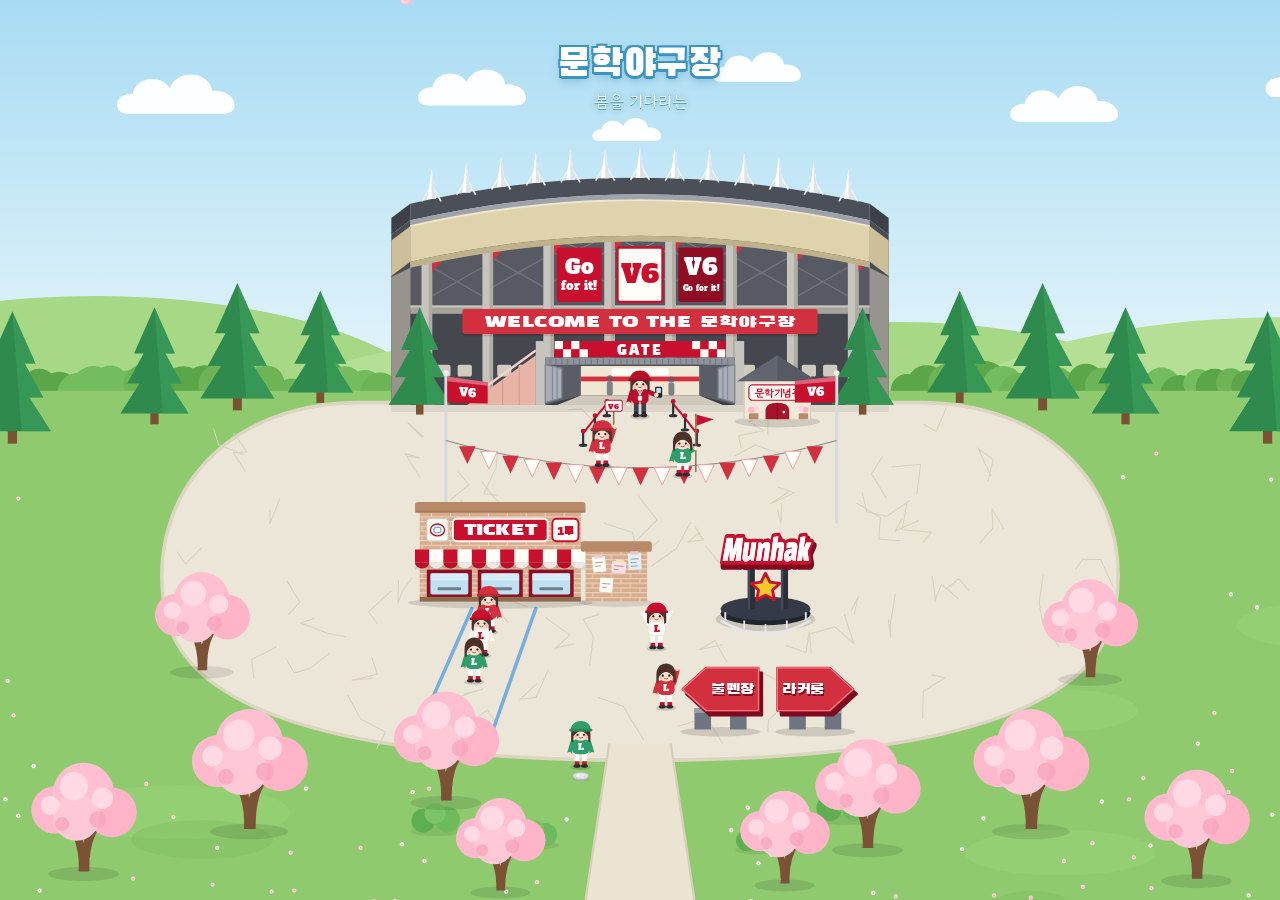
<file: index.html>
<!doctype html>
<!-- 출처: SSG 팬 레디코더의 문학야구장 (가져다 써도 되지만 돈 받고 쓰면 안 돼요. 'SSG 팬 레디코더의 문학야구장 참조'를 남겨 주세요) -->
<html lang="ko">
<head>
<meta charset="utf-8">
<meta name="color-scheme" content="only light">
<meta name="supported-color-schemes" content="light">
<meta name="darkreader-lock">
<meta name="viewport" content="width=device-width, initial-scale=1, viewport-fit=cover">
<meta name="description" content="야구 없는 계절, 3D 문학에서 봄을 기다려요 🌸⚾">
<title>문학야구장 - 봄을 기다리는</title>
<!-- 링크 미리보기 카드 (카톡·SNS 공유용) — 사이트 첫 화면이라 제목·설명·이미지를 꼭 챙겨요 -->
<meta property="og:type" content="website">
<meta property="og:locale" content="ko_KR">
<meta property="og:site_name" content="문학야구장">
<meta property="og:title" content="문학야구장 - 봄을 기다리는">
<meta property="og:description" content="야구 없는 계절, 3D 문학에서 봄을 기다려요 🌸⚾">
<meta property="og:url" content="https://my-redi-coder.github.io/munhak/">
<meta property="og:image" content="https://my-redi-coder.github.io/munhak/og-image-v2.jpg">
<meta property="og:image:width" content="1200">
<meta property="og:image:height" content="630">
<meta property="og:image:alt" content="벚꽃 핀 봄날의 문학야구장 입구, 'WELCOME TO THE 문학야구장' 현수막과 게이트">
<meta name="twitter:card" content="summary_large_image">
<link rel="stylesheet" href="fonts/fonts.css">
<link rel="stylesheet" href="styles/lobby.css">
</head>
<body>
<!-- 로비(첫 화면). 그림과 동작은 js/lobby/*.js, 모양은 styles/lobby.css. 설정은 js/lobby/config.js, 설명은 docs/LOBBY.md -->
<header class="top">
  <h1>문학야구장</h1>
  <p>봄을 기다리는</p>
</header>

<svg id="stage" viewBox="0 0 400 760" preserveAspectRatio="xMidYMid meet" role="group" aria-label="문학야구장 앞마당 지도">
  <defs>
    <linearGradient id="gSky" gradientUnits="userSpaceOnUse" x1="0" y1="-260" x2="0" y2="330">
      <stop offset="0" stop-color="#78c6ec"/>
      <stop offset=".65" stop-color="#bfe5f6"/>
      <stop offset="1" stop-color="#e6f5fb"/>
    </linearGradient>
    <pattern id="pBrick" width="16" height="8" patternUnits="userSpaceOnUse">
      <rect width="16" height="8" fill="#d6ac8c"/>
      <path d="M0 .5H16M0 4.5H16M8 .5V4.5M0 4.5V8M16 4.5V8" stroke="#ecd0bd" stroke-width=".9" fill="none"/>
    </pattern>
    <filter id="fSel" x="-15%" y="-15%" width="130%" height="130%" color-interpolation-filters="sRGB">
      <feMorphology in="SourceAlpha" operator="dilate" radius="2.4" result="d"/>
      <feFlood flood-color="#ffffff" result="w"/>
      <feComposite in="w" in2="d" operator="in" result="o"/>
      <feMerge><feMergeNode in="o"/><feMergeNode in="SourceGraphic"/></feMerge>
    </filter>
  </defs>
  <g id="world"></g>
</svg>

<div id="toast" class="toast" role="status" aria-live="polite"></div>
<div id="live" class="sr" aria-live="polite"></div>
<div id="go" class="go" hidden role="status" aria-live="polite"><p id="goMsg"></p><span class="dot" aria-hidden="true"></span></div>

<script src="js/lobby/config.js"></script>
<script src="js/lobby/kit.js"></script>
<script src="js/lobby/scenery.js"></script>
<script src="js/lobby/stadium.js"></script>
<script src="js/lobby/props.js"></script>
<script src="js/lobby/people.js"></script>
<script src="js/lobby/scene.js"></script>
<script src="js/lobby/interact.js"></script>
</body>
</html>
</file>
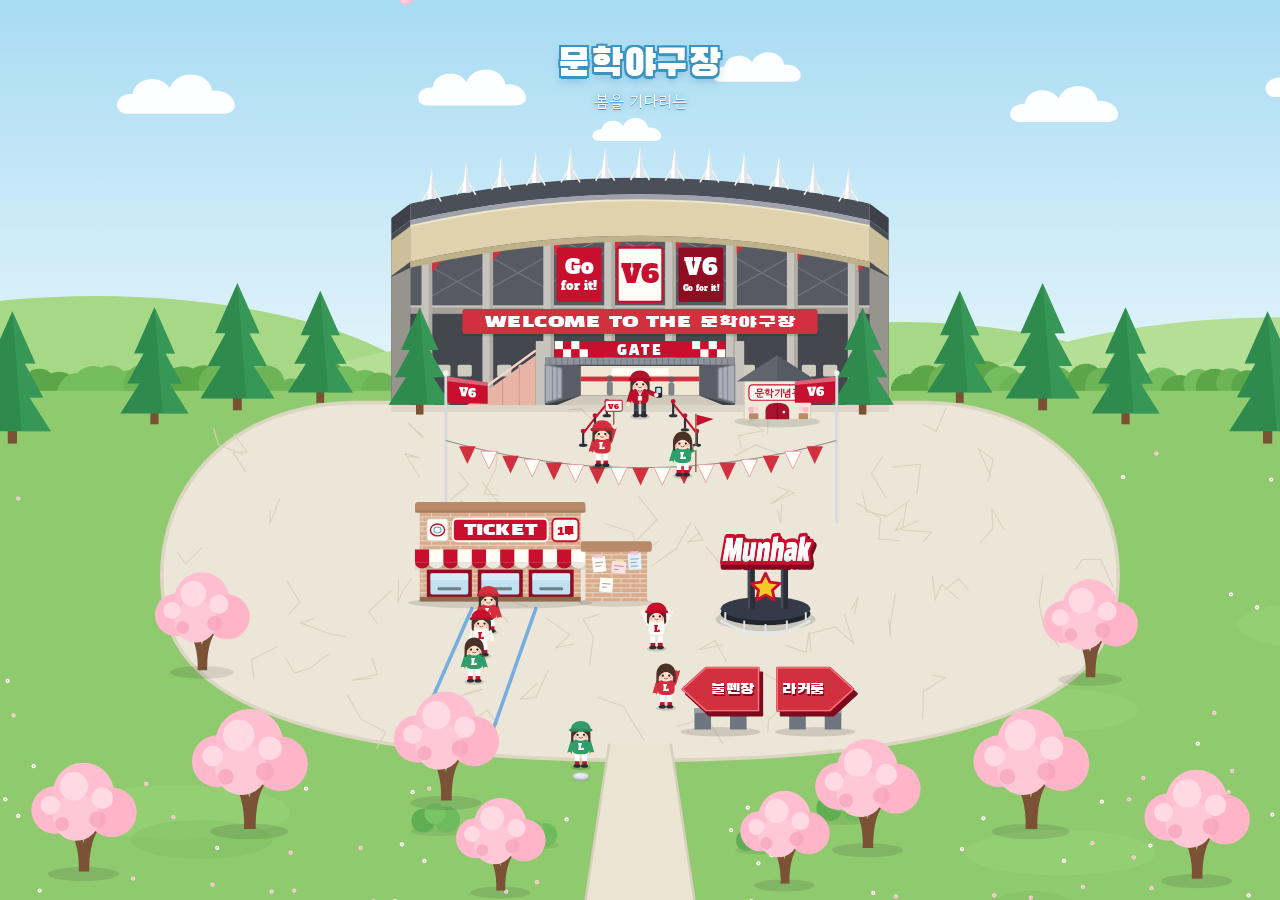
<file: lobby.html>
<!doctype html>
<!-- 출처: SSG 팬 레디코더의 문학야구장 (가져다 써도 되지만 돈 받고 쓰면 안 돼요. 'SSG 팬 레디코더의 문학야구장 참조'를 남겨 주세요) -->
<html lang="ko">
<head>
<meta charset="utf-8">
<meta name="viewport" content="width=device-width, initial-scale=1">
<meta name="color-scheme" content="only light">
<title>문학야구장 - 봄을 기다리는</title>
<!-- 옛 주소(lobby.html)로 들어온 사람을 첫 화면(index.html)으로 보내 줘요. 로비가 첫 화면이 되기 전에 공유된 링크가 있을 수 있어서 남겨 둬요 -->
<meta http-equiv="refresh" content="0;url=index.html">
<link rel="canonical" href="https://my-redi-coder.github.io/munhak/">
</head>
<body>
<p><a href="index.html">문학야구장으로 가기</a></p>
<script>location.replace('index.html')</script>
</body>
</html>
</file>
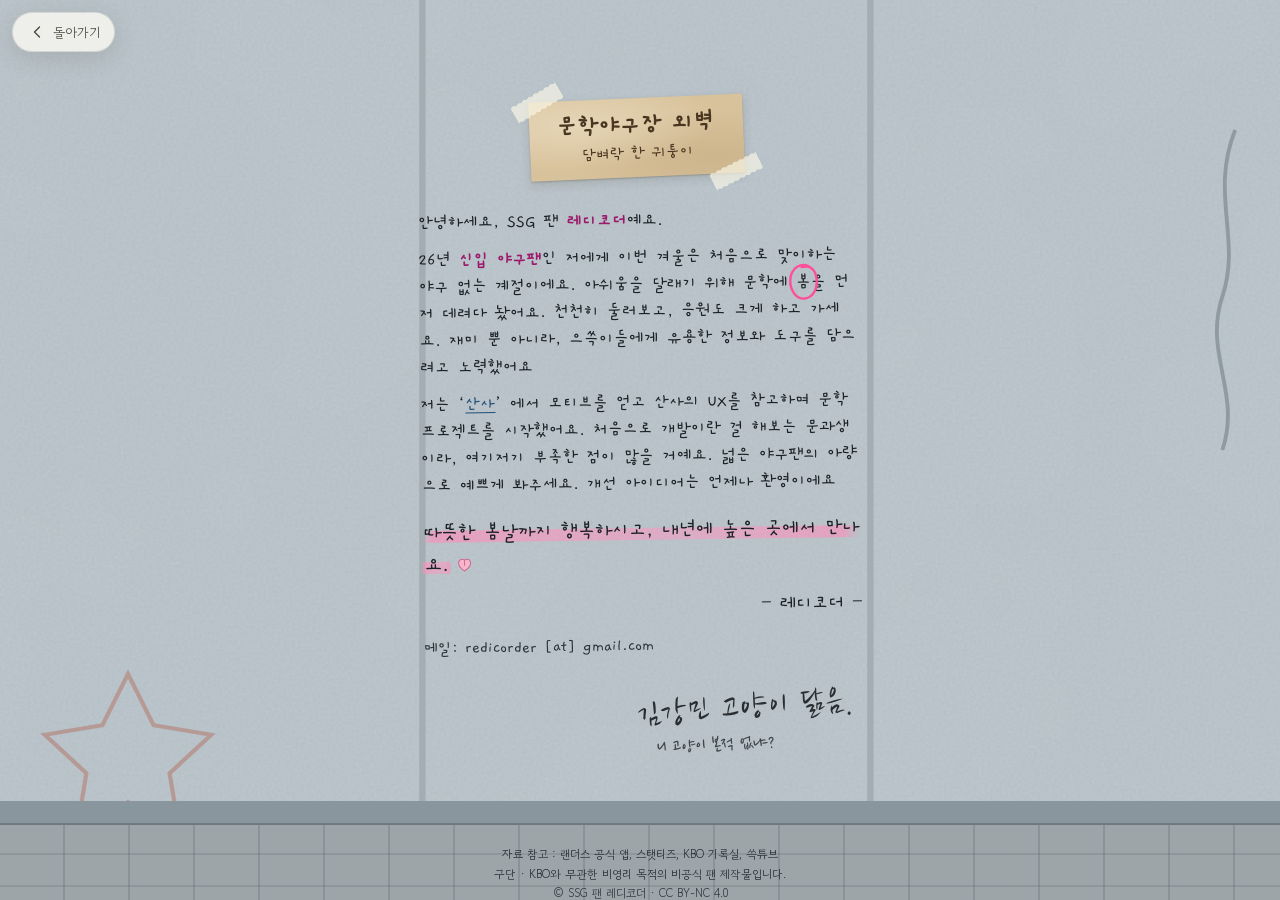
<file: wall.html>
<!doctype html>
<!-- 출처: SSG 팬 레디코더의 문학야구장 (가져다 써도 되지만 돈 받고 쓰면 안 돼요. 'SSG 팬 레디코더의 문학야구장 참조'를 남겨 주세요) -->
<html lang="ko">
<head>
<meta charset="utf-8">
<meta name="color-scheme" content="only light">
<meta name="supported-color-schemes" content="light">
<meta name="darkreader-lock">
<meta name="viewport" content="width=device-width, initial-scale=1, viewport-fit=cover">
<title>담벼락 — 문학야구장</title>
<link rel="stylesheet" href="fonts/fonts.css">
<link rel="stylesheet" href="styles/tokens.css">
<link rel="stylesheet" href="styles/wall.css">
<link rel="stylesheet" href="styles/wall-page.css">
</head>
<body class="wall">
<!-- 담벼락만 따로 여는 페이지(로비에서 3D 없이 바로 와요). 글은 stadium.html의 #wall과 같아요 — 글을 고칠 땐 두 곳 다(docs/LOBBY.md) -->
<section id="wall" role="main" aria-label="담벼락">
  <div class="wall-art" id="wallArt"></div>
  <div class="wall-top"><button class="pill" id="wallBack"><svg class="i" viewBox="0 0 24 24"><path d="M15 6l-6 6 6 6"/></svg>돌아가기</button></div>
  <div class="wall-scroll" id="wallScroll">
    <div class="wall-in">
      <div class="note">
        <p class="loc tag"><b>문학야구장 외벽</b><span>담벼락 한 귀퉁이</span></p>
        <p>안녕하세요, SSG 팬 <em class="me">레디코더</em>예요.</p>
        <p>26년 <em class="me">신입 야구팬</em>인 저에게 이번 겨울은 처음으로 맞이하는 야구 없는 계절이에요. 아쉬움을 달래기 위해 문학에 <span class="circ">봄<svg viewBox="0 0 60 40" preserveAspectRatio="none" aria-hidden="true"><path pathLength="1" d="M47 8C35 1 13 3 6 14C1 25 14 36 32 35C50 34 59 24 54 14C51 7 40 4 27 6"/></svg></span>을 먼저 데려다 놨어요. 천천히 둘러보고, 응원도 크게 하고 가세요. 재미 뿐 아니라, 으쓱이들에게 유용한 정보와 도구를 담으려고 노력했어요</p>
        <p>저는‘<a href="https://sansatemple.com/" target="_blank" rel="noopener">산사</a>’에서 모티브를 얻고 산사의 UX를 참고하며 문학 프로젝트를 시작했어요. 처음으로 개발이란 걸 해보는 문과생이라, 여기저기 부족한 점이 많을 거예요. 넓은 야구팬의 아량으로 예쁘게 봐주세요. 개선 아이디어는 언제나 환영이에요</p>
             <p class="last"><span class="hl">따뜻한 봄날까지 행복하시고, 내년에 높은 곳에서 만나요.</span><svg class="petal" viewBox="0 0 24 24" aria-hidden="true"><path d="M12 21c-5-3-8-7-7-11 1-3 4-4 7-2 3-2 6-1 7 2 1 4-2 8-7 11z" fill="#f7b6cc" stroke="#c96a8c" stroke-width="1.2"/><path d="M12 8v6" stroke="#c96a8c" stroke-width="1.2" stroke-linecap="round"/></svg></p>
        <div class="sign">– 레디코더 –</div>
        <div class="mail">메일: redicorder [at] gmail.com</div>
      </div>
      <div class="graffiti">
        <div class="big">김강민 고양이 닮음.</div>
        <div class="small">니 고양이 본적 없냐?</div>
      </div>
    </div>
    <!-- (B3) 벽 밑단 + 보도블록: 글 맨 끝에서 같이 스크롤돼요. 출처 글씨는 보도블록 위 -->
    <div class="wall-ground">
      <div class="credit">
        <div class="src">자료 참고 : 랜더스 공식 앱, 스탯티즈, KBO 기록실, 쓱튜브 </div>
        <div class="src">구단 · KBO와 무관한 비영리 목적의 비공식 팬 제작물입니다.</div>
        <div>© SSG 팬 레디코더 · CC BY-NC 4.0</div>
      </div>
    </div>
  </div>
</section>

<script src="js/ui/wall-art.js"></script>
<script src="js/lobby/wall-page.js"></script>
</body>
</html>
</file>
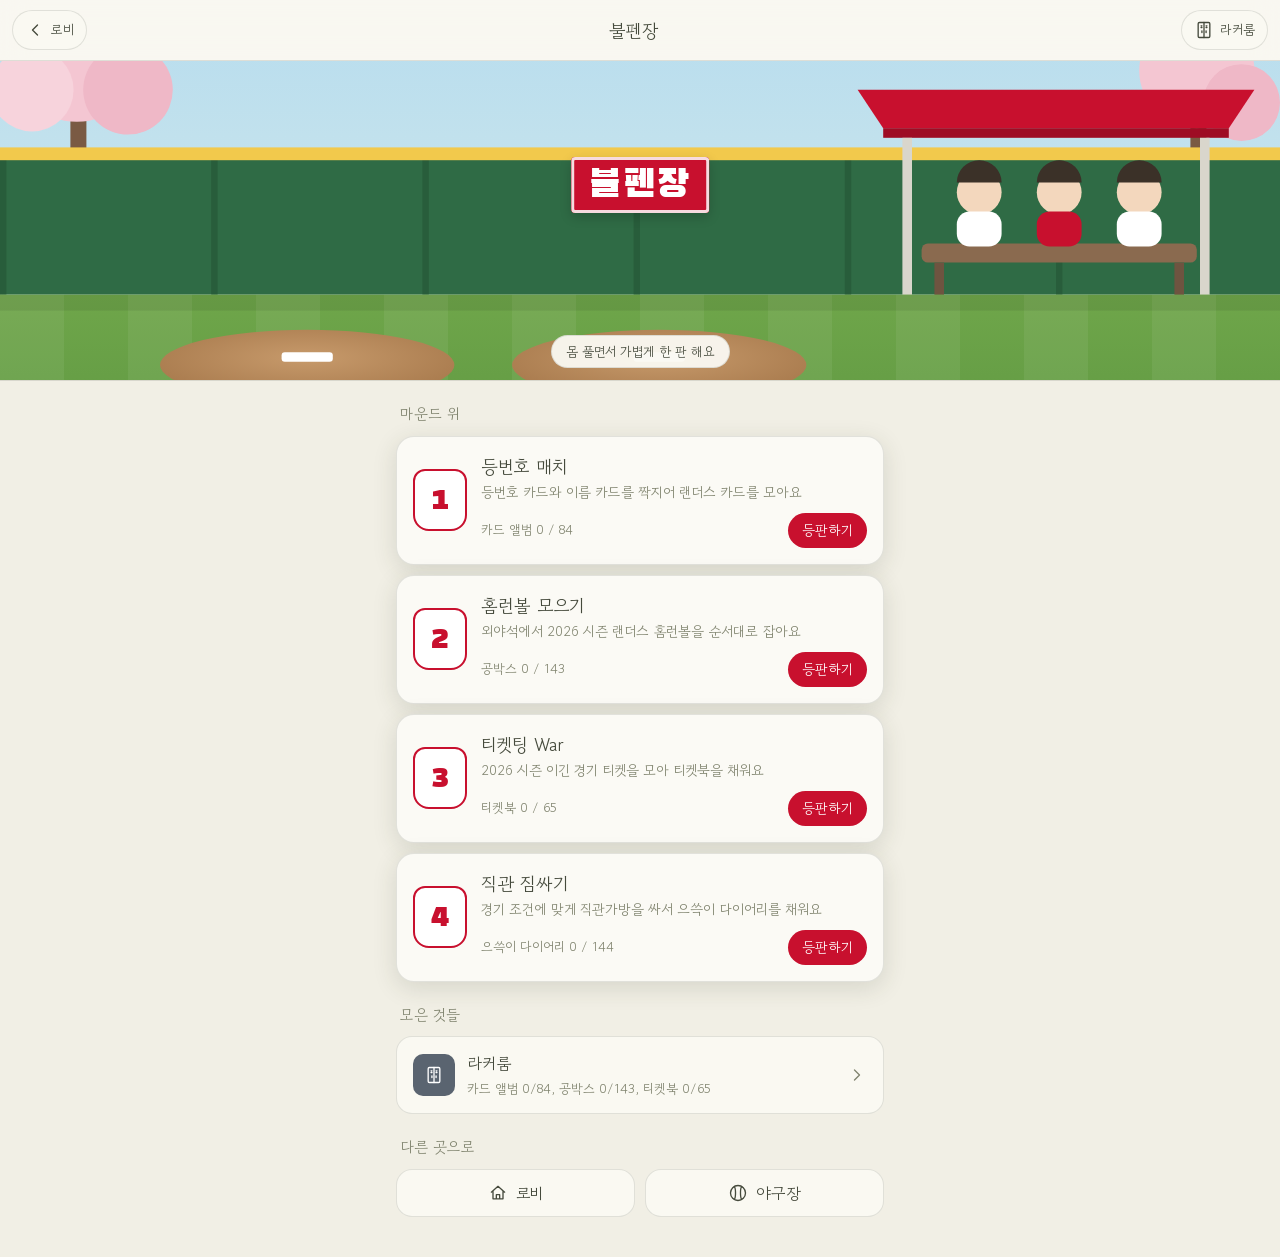
<file: minigames/bullpen.html>
<!doctype html>
<!-- 출처: SSG 팬 레디코더의 문학야구장 (가져다 써도 되지만 돈 받고 쓰면 안 돼요. 'SSG 팬 레디코더의 문학야구장 참조'를 남겨 주세요) -->
<html lang="ko">
<head>
<meta charset="utf-8">
<meta name="color-scheme" content="light dark">
<meta name="viewport" content="width=device-width, initial-scale=1, viewport-fit=cover">
<title>불펜장 — 문학</title>
<link rel="stylesheet" href="../fonts/fonts.css">
<link rel="stylesheet" href="shared/mg.css">
<link rel="stylesheet" href="shared/card.css">
<link rel="stylesheet" href="bullpen/bullpen.css">
</head>
<body>
<header class="mgbar">
  <button class="cap" id="exit"><svg class="i" viewBox="0 0 24 24"><path d="M15 6l-6 6 6 6"/></svg><span id="exitLbl">야구장</span></button>
  <h1>불펜장</h1>
  <a class="cap" href="locker.html"><svg class="i" viewBox="0 0 24 24" aria-hidden="true"><rect x="5" y="3" width="14" height="18" rx="1.5"/><path d="M12 3v18M8.5 7h1M14.5 7h1M8.5 9h1M14.5 9h1M9.5 13v2M14.5 13v2"/></svg>라커룸</a>
</header>
<div class="hero">
  <img src="bullpen/bullpen-bg.svg" alt="">
  <div class="sign">불펜장</div>
  <p class="hint"><span>몸 풀면서 가볍게 한 판 해요</span></p>
</div>
<main class="wrap">
  <h2 class="sec">마운드 위</h2>
  <div id="onMound"></div>
  <section id="waitSec">
    <h2 class="sec">등판 대기 중</h2>
    <div id="waitList"></div>
  </section>
  <h2 class="sec">모은 것들</h2>
  <a class="lockerlink" href="locker.html">
    <span class="ic"><svg class="i" viewBox="0 0 24 24"><rect x="5" y="3" width="14" height="18" rx="1.5"/><path d="M12 3v18M8.5 7h1M14.5 7h1M8.5 9h1M14.5 9h1M9.5 13v2M14.5 13v2"/></svg></span>
    <span><b>라커룸</b><small id="lockerMeta"></small></span>
    <svg class="i chev" viewBox="0 0 24 24"><path d="M9 6l6 6-6 6"/></svg>
  </a>
  <h2 class="sec">다른 곳으로</h2>
  <nav class="gonav" aria-label="다른 곳으로">
    <button type="button" id="goLobby"><svg class="i" viewBox="0 0 24 24" aria-hidden="true"><path d="M4 11l8-7 8 7M6 10v9h12v-9M10 19v-5h4v5"/></svg>로비</button>
    <button type="button" id="goStadium"><svg class="i" viewBox="0 0 24 24" aria-hidden="true"><circle cx="12" cy="12" r="9"/><path d="M7.6 4.3c1.9 2.3 1.9 13.1 0 15.4M16.4 4.3c-1.9 2.3-1.9 13.1 0 15.4"/></svg>야구장</button>
  </nav>
</main>
<script src="shared/store.js"></script>
<script src="shared/roster.js"></script>
<script src="shared/card.js"></script>
<script src="shared/homeruns.js"></script>
<script src="shared/tickets.js"></script>
<script src="bullpen/bullpen.js"></script>
</body>
</html>
</file>
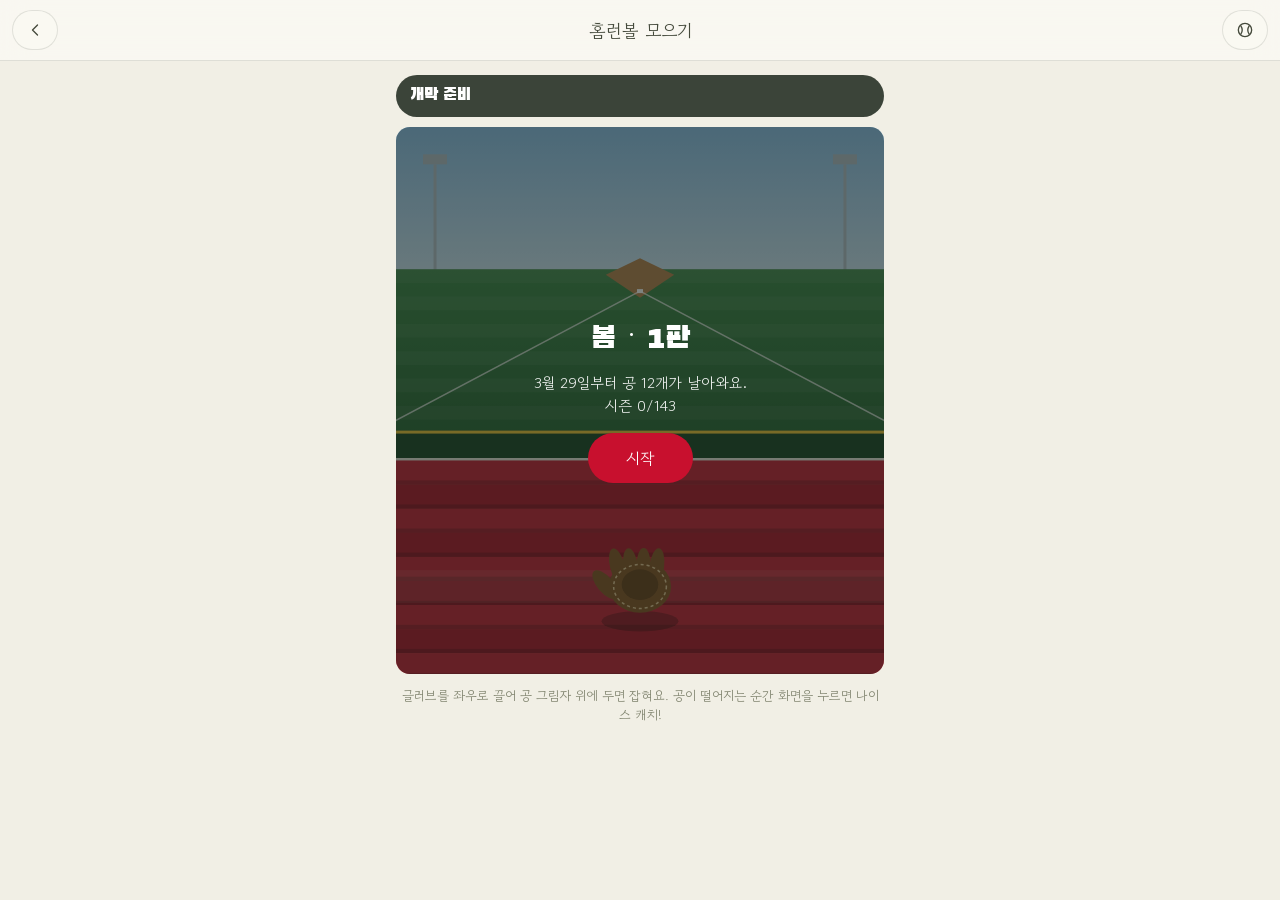
<file: minigames/homerun.html>
<!doctype html>
<html lang="ko">
<head>
<meta charset="utf-8">
<meta name="color-scheme" content="light dark">
<meta name="viewport" content="width=device-width, initial-scale=1, viewport-fit=cover">
<title>홈런볼 모으기 — 불펜장</title>
<!-- SSG 팬 레디코더의 문학야구장 — 출처를 남겨 주세요('SSG 팬 레디코더의 문학야구장 참조'). 판매·유료 사용은 안 돼요. -->
<link rel="stylesheet" href="../fonts/fonts.css">
<link rel="stylesheet" href="shared/mg.css">
<link rel="stylesheet" href="shared/ball.css">
<link rel="stylesheet" href="homerun/homerun.css">
</head>
<body>
<header class="mgbar">
  <button class="cap" id="back" aria-label="불펜장으로"><svg class="i" viewBox="0 0 24 24"><path d="M15 6l-6 6 6 6"/></svg></button>
  <h1>홈런볼 모으기</h1>
  <a class="cap" href="locker.html#balls" aria-label="공박스"><svg class="i" viewBox="0 0 24 24"><circle cx="12" cy="12" r="8"/><path d="M7 7c2 3 2 7 0 10M17 7c-2 3-2 7 0 10"/></svg></a>
</header>
<main class="wrap">
  <div class="strip" aria-live="polite">
    <div class="when" id="hrWhen"><span class="d" id="hrDate">개막 준비</span><span class="o" id="hrOpp"></span><span class="chip" id="hrChip" hidden></span></div>
    <span class="cnt" id="hrCnt"></span>
  </div>
  <div class="field">
    <canvas id="hrCanvas" tabindex="0" aria-label="외야 관중석. 글러브를 좌우로 움직여 공을 잡아요"></canvas>
    <canvas id="hrConfetti" aria-hidden="true"></canvas>
    <div class="perf-banner" id="hrPerfect" aria-live="polite"></div>
    <div class="pop" id="hrPop"></div>
    <div class="msg" id="hrMsg"></div>
    <div class="gate" id="hrGate">
      <h3 id="gateTitle"></h3>
      <p id="gateText"></p>
      <button class="primary" id="hrStart">시작</button>
      <a class="gate-box" id="hrGateBox" href="locker.html#balls" hidden>공박스 보기</a>
    </div>
  </div>
  <p class="howto">글러브를 좌우로 끌어 공 그림자 위에 두면 잡혀요. 공이 떨어지는 순간 화면을 누르면 나이스 캐치!</p>

  <section class="dev" id="dev" hidden>
    확인용 버튼이에요. 주소에 ?dev 가 있을 때만 보여요.
    <div class="row">
      <button class="secondary" id="dFill">공 40개 채우기</button>
      <button class="secondary" id="dBreak">올스타 직전까지 채우기</button>
      <button class="secondary" id="dAS">올스타 장면 바로 보기</button>
      <button class="secondary" id="dGround">그라운드 홈런 바로 보기</button>
      <button class="secondary" id="dAll">143개 다 채우기(금 글러브 도전)</button>
      <button class="secondary" id="dPerfect">퍼펙트 장면 보기</button>
      <button class="secondary" id="dReset">공박스 비우기</button>
    </div>
  </section>
</main>

<div class="overlay" id="hrResult" role="dialog" aria-modal="true" aria-labelledby="hrrTitle">
  <div class="sheet">
    <div class="perf-stamp" id="pfStamp" aria-hidden="true"><b>PERFECT</b><small>ALL NICE CATCH</small></div>
    <h3 id="hrrTitle"></h3>
    <p class="perf-line" id="pfLine" hidden></p>
    <p id="hrrMsg"></p>
    <div class="perf-glove" id="pfGlove" hidden></div>
    <div class="result"><div>잡은 공<b id="hrrCaught"></b></div><div>나이스 캐치<b id="hrrNice"></b></div><div>시즌<b id="hrrSeason"></b></div></div>
    <div class="row"><a class="secondary" href="locker.html#balls">공박스 보기</a><button class="primary" id="hrrNext">다음 판</button></div>
  </div>
</div>
<div class="toast" id="toast" role="status" aria-live="polite"></div>

<script src="shared/store.js"></script>
<script src="shared/card.js"></script>
<script src="shared/roster.js"></script>
<script src="shared/homeruns.js"></script>
<script src="shared/ball.js"></script>
<script src="homerun/scene.js"></script>
<script src="homerun/cutscene.js"></script>
<script src="shared/glove.js"></script>
<script src="homerun/game.js"></script>
<script src="homerun/perfect.js"></script>
</body>
</html>
</file>
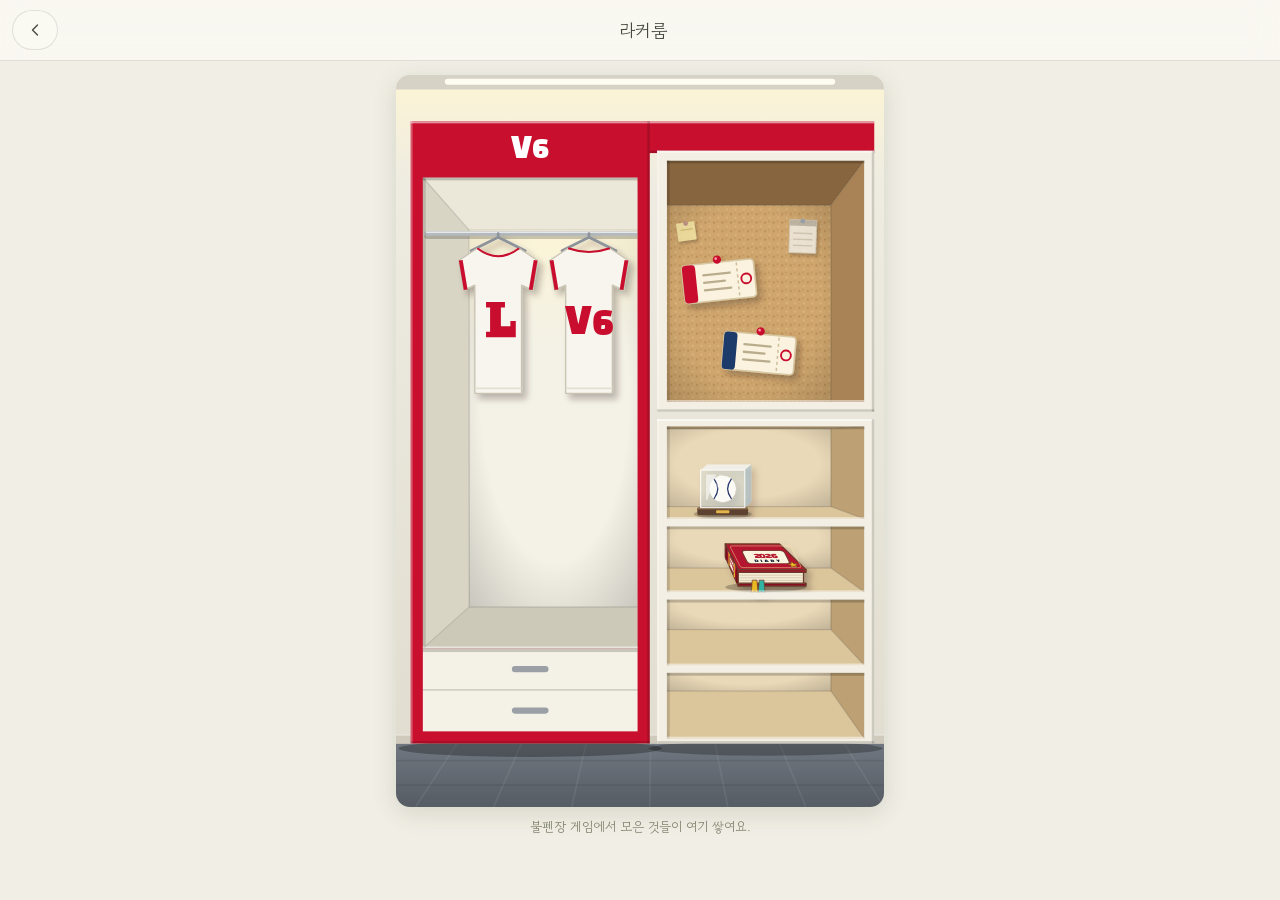
<file: minigames/locker.html>
<!doctype html>
<html lang="ko">
<head>
<meta charset="utf-8">
<meta name="color-scheme" content="light dark">
<meta name="viewport" content="width=device-width, initial-scale=1, viewport-fit=cover">
<title>라커룸 — 불펜장</title>
<!-- SSG 팬 레디코더의 문학야구장 — 출처를 남겨 주세요('SSG 팬 레디코더의 문학야구장 참조'). 판매·유료 사용은 안 돼요. -->
<link rel="stylesheet" href="../fonts/fonts.css">
<link rel="stylesheet" href="shared/mg.css">
<link rel="stylesheet" href="shared/card.css">
<link rel="stylesheet" href="shared/ball.css">
<link rel="stylesheet" href="shared/ticket.css">
<link rel="stylesheet" href="locker/locker.css">
<link rel="stylesheet" href="locker/room.css">
</head>
<body>
<header class="mgbar">
  <button class="cap" id="back" aria-label="뒤로"><svg class="i" viewBox="0 0 24 24"><path d="M15 6l-6 6 6 6"/></svg></button>
  <h1 id="title">라커룸</h1>
  <span class="cap ghost" aria-hidden="true"></span>
</header>
<main class="wrap">
  <section id="home">
    <div class="room" id="roomScene"><div class="roomtag" id="roomTag" role="status" aria-live="polite"></div></div>
    <p class="lockers-note">불펜장 게임에서 모은 것들이 여기 쌓여요.</p>
  </section>

  <section id="cards" hidden>
    <div class="progress">
      <div class="r"><span class="big" id="albumCount"></span><span id="albumPct"></span></div>
      <div class="bar"><i id="albumBar"></i></div>
      <p class="done-note" id="doneNote" hidden>🏆 덱 완성! 랜더스 선수 전부를 모았어요</p>
    </div>
    <p class="tip">모은 카드를 누르면 뒷면의 선수 정보를 볼 수 있어요.</p>
    <h2 class="sec">레전더리</h2>
    <div class="album" id="albumLegendary"></div>
    <h2 class="sec">코어</h2>
    <div class="album" id="albumCore"></div>
    <h2 class="sec">스페셜</h2>
    <div class="album" id="albumSpecial"></div>
    <h2 class="sec">선수단</h2>
    <div class="album" id="albumAll"></div>
    <a class="primary" href="number-match.html" style="margin-top:20px">등번호 매치 하러 가기</a>
  </section>

  <section id="balls" hidden>
    <div class="secrow"><h2 class="sec">기념구 진열장</h2><span class="gbadge" id="gBadge" hidden></span></div>
    <div class="showcase" id="showcase"></div>
    <div class="months" id="months" role="group" aria-label="달 고르기"></div>
    <div class="shelf" id="shelf"></div>
    <p class="seasonline" id="seasonLine"></p>
    <div class="row replays" id="replays" hidden>
      <a class="secondary" id="replayGround" href="homerun.html#replay-ground">그라운드 홈런 다시 보기</a>
      <a class="secondary" id="replayAS" href="homerun.html#replay-allstar">올스타 브레이크 다시 보기</a>
    </div>
    <a class="primary" href="homerun.html" style="margin-top:16px">홈런볼 모으러 가기</a>
  </section>
  <section id="tickets" hidden>
    <div class="tkbook">
      <div class="tkprog"><b id="tkCount"></b><span>2026 시즌 승리 경기</span></div>
      <p class="tkempty" id="tkEmpty" hidden>티켓팅 War로 이긴 경기 티켓을 모아보세요</p>
      <div class="tktabs" id="tkTabs" role="group" aria-label="상대 구단 고르기"></div>
      <div id="tkHead"></div>
      <div class="tkgrid" id="tkGrid"></div>
    </div>
    <p class="tip" style="text-align:center">티켓을 누르면 꺼내서 볼 수 있어요.</p>
    <a class="primary" id="tkGo" href="ticketing.html" style="margin-top:16px">티켓팅 하러 가기</a>
  </section>
</main>
<div class="tkmodal" id="tkModal" hidden role="dialog" aria-modal="true" aria-label="티켓 꺼내 보기">
  <div class="sheet">
    <div id="tkBox"></div>
    <div class="sfoot">
      <p class="tog" id="tkTog"></p>
      <div class="acts"><a class="yt" id="tkYt" target="_blank" rel="noopener"><svg viewBox="0 0 24 24" aria-hidden="true"><path d="M7.5 2.5l4.5 4.5 4.5-4.5" fill="none" stroke="currentColor" stroke-width="1.9" stroke-linecap="round" stroke-linejoin="round"/><rect x="2.5" y="7" width="19" height="14" rx="3.5" fill="none" stroke="currentColor" stroke-width="1.9"/><path d="M10 10.5v7l6-3.5z" fill="currentColor"/></svg>하이라이트 보기</a><button class="cl" id="tkClose">다시 꽂기</button></div>
    </div>
  </div>
</div>
<div class="ballview" id="ballView" role="dialog" aria-modal="true" aria-label="기념구 크게 보기"><div id="ballBig"></div><p>바깥을 누르면 닫혀요</p></div>
<div class="toast" id="toast" role="status" aria-live="polite"></div>

<script src="shared/store.js"></script>
<script src="shared/roster.js"></script>
<script src="shared/players.js"></script>
<script src="shared/card.js"></script>
<script src="shared/homeruns.js"></script>
<script src="shared/ball.js"></script>
<script src="shared/glove.js"></script>
<script src="shared/tickets.js"></script>
<script src="shared/ticket.js"></script>
<script src="locker/room-kit.js"></script>
<script src="locker/room-box.js"></script>
<script src="locker/room-scene.js"></script>
<script src="locker/room.js"></script>
<script src="locker/locker.js"></script>
</body>
</html>
</file>
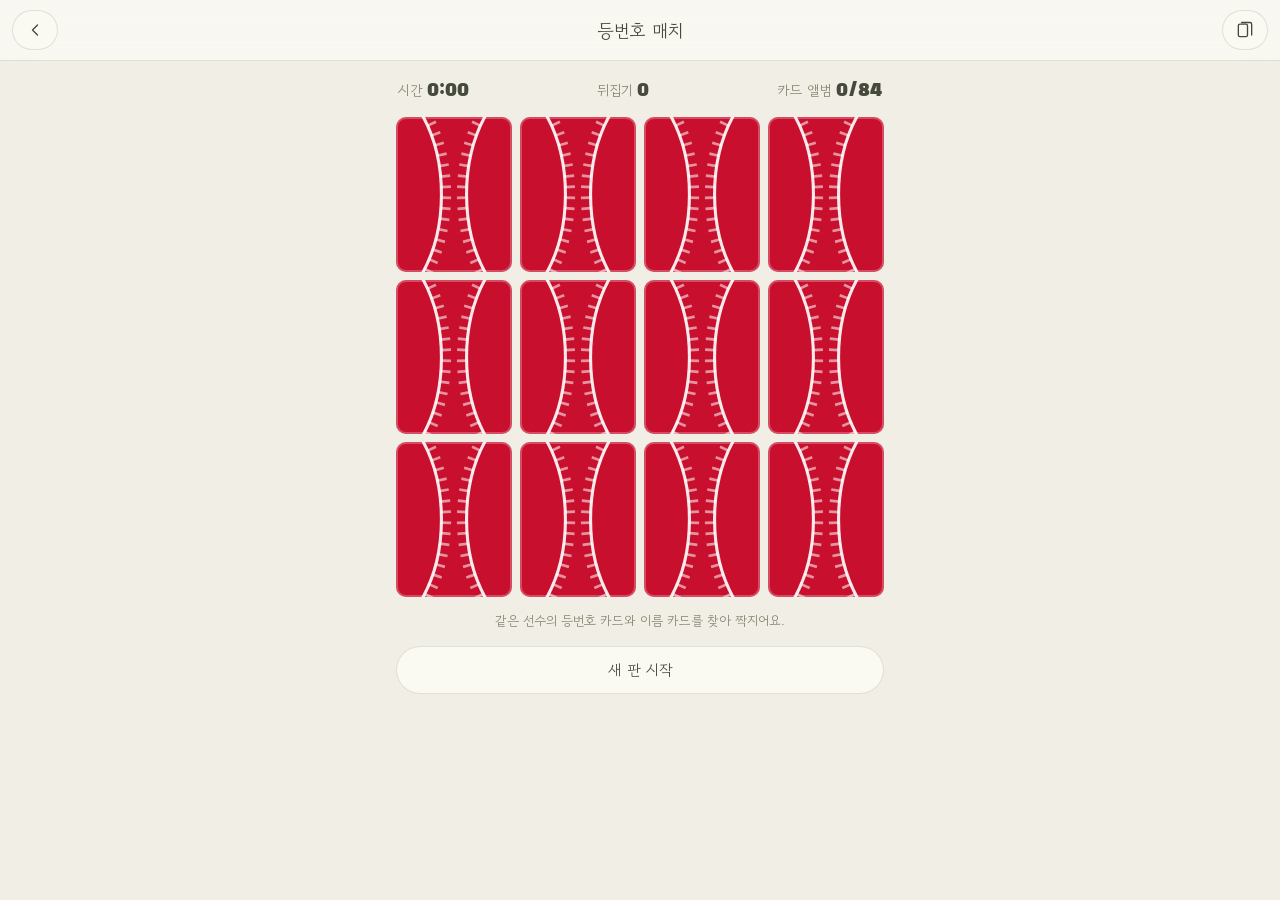
<file: minigames/number-match.html>
<!doctype html>
<html lang="ko">
<head>
<meta charset="utf-8">
<meta name="color-scheme" content="light dark">
<meta name="viewport" content="width=device-width, initial-scale=1, viewport-fit=cover">
<title>등번호 매치 — 불펜장</title>
<link rel="stylesheet" href="../fonts/fonts.css">
<link rel="stylesheet" href="shared/mg.css">
<link rel="stylesheet" href="shared/card.css">
<link rel="stylesheet" href="number-match/game.css">
</head>
<body>
<header class="mgbar">
  <button class="cap" id="back" aria-label="불펜장으로"><svg class="i" viewBox="0 0 24 24"><path d="M15 6l-6 6 6 6"/></svg></button>
  <h1>등번호 매치</h1>
  <a class="cap" href="locker.html#cards" aria-label="카드 앨범"><svg class="i" viewBox="0 0 24 24"><rect x="4" y="5" width="11" height="15" rx="2"/><path d="M8 3h10a2 2 0 0 1 2 2v13"/></svg></a>
</header>
<main class="wrap">
  <div class="stats">
    <span>시간<b id="time">0:00</b></span>
    <span>뒤집기<b id="moves">0</b></span>
    <span>카드 앨범<b id="count">0</b></span>
  </div>
  <div class="board" id="board"></div>
  <p class="howto">같은 선수의 등번호 카드와 이름 카드를 찾아 짝지어요.</p>
  <div class="actions"><button class="secondary" id="restart">새 판 시작</button></div>

  <section class="dev" id="dev" hidden>
    확인용 버튼이에요. 주소에 ?dev 가 있을 때만 보여요.
    <div class="row">
      <button class="secondary" id="dLegend">레전더리 나오는 판</button>
      <button class="secondary" id="dPeek">카드 전부 보기</button>
      <button class="secondary" id="dAlmost">1장 남기고 모으기</button>
      <button class="secondary" id="dReset">카드 앨범 비우기</button>
    </div>
  </section>
</main>

<div class="overlay" id="result" role="dialog" aria-modal="true" aria-labelledby="rT">
  <div class="sheet">
    <h3 id="rT">몸 다 풀었어요</h3>
    <p id="rMsg"></p>
    <div class="result"><div>시간<b id="rTime"></b></div><div>뒤집기<b id="rMoves"></b></div><div>카드 앨범<b id="rCount"></b></div></div>
    <div class="newrow" id="rNew"></div>
    <div class="row"><a class="secondary" href="locker.html#cards">카드 앨범 보기</a><button class="primary" id="rAgain">한 판 더</button></div>
  </div>
</div>

<div class="overlay" id="ending" role="dialog" aria-modal="true" aria-labelledby="eT">
  <canvas id="confetti"></canvas>
  <div class="final">
    <div class="trophy" aria-hidden="true">🏆</div>
    <h3 id="eT">덱 완성</h3>
    <p>랜더스 선수 전부를 카드 앨범에 모았어요.<br>다음 시즌, 문학에서 만나요.</p>
    <button class="primary" id="endClose">카드 앨범 보기</button>
  </div>
</div>
<div class="toast" id="toast" role="status" aria-live="polite"></div>

<script src="shared/store.js"></script>
<script src="shared/roster.js"></script>
<script src="shared/players.js"></script>
<script src="shared/card.js"></script>
<script src="number-match/game.js"></script>
</body>
</html>
</file>
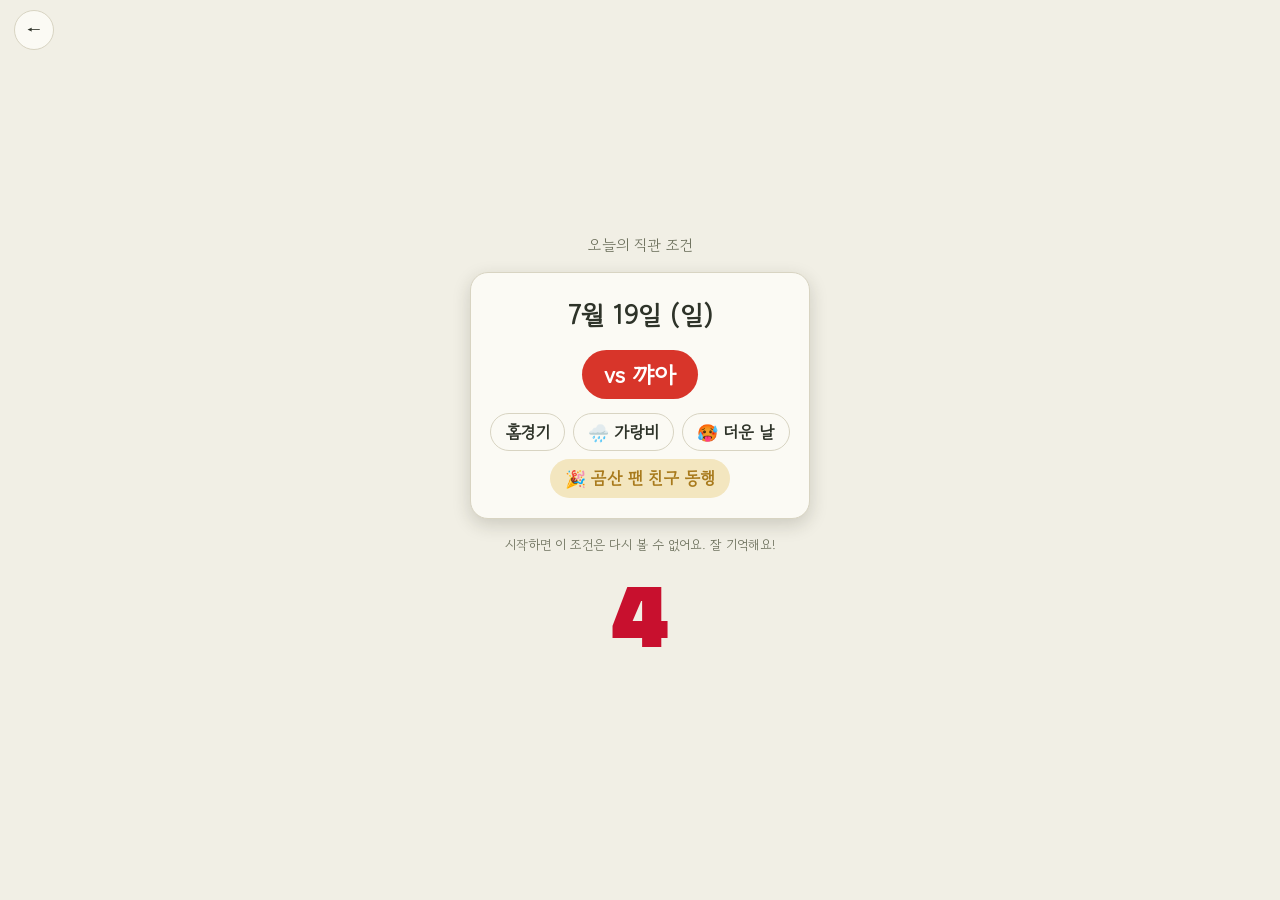
<file: minigames/packing.html>
<!doctype html>
<html lang="ko">
<head>
<meta charset="utf-8">
<meta name="color-scheme" content="light dark">
<meta name="viewport" content="width=device-width, initial-scale=1, viewport-fit=cover">
<title>직관 짐싸기 — 불펜장</title>
<!-- SSG 팬 레디코더의 문학야구장 — 출처를 남겨 주세요('SSG 팬 레디코더의 문학야구장 참조'). 판매·유료 사용은 안 돼요. -->
<link rel="stylesheet" href="../fonts/fonts.css">
<link rel="stylesheet" href="packing/packing.css">
<link rel="stylesheet" href="packing/calendar.css">
<link rel="stylesheet" href="packing/result.css">
</head>
<body>
<div id="app"></div>
<!-- 층 순서: 저장소(LOCKER) → 데이터 → 일정 → 규칙 → 일기 문장 → 저장 → 소리 → 화면 도구 → 올스타 → 달력 → 플레이 → 결과 → 확인용 → 시작 -->
<script src="shared/store.js"></script>
<script src="packing/data.js"></script>
<script src="packing/schedule.js"></script>
<script src="packing/rules.js"></script>
<script src="packing/diary-lines.js"></script>
<script src="packing/save.js"></script>
<script src="packing/sound.js"></script>
<script src="packing/ui.js"></script>
<script src="packing/break.js"></script>
<script src="packing/calendar.js"></script>
<script src="packing/play.js"></script>
<script src="packing/result.js"></script>
<script src="packing/dev.js"></script>
<script src="packing/main.js"></script>
</body>
</html>
</file>
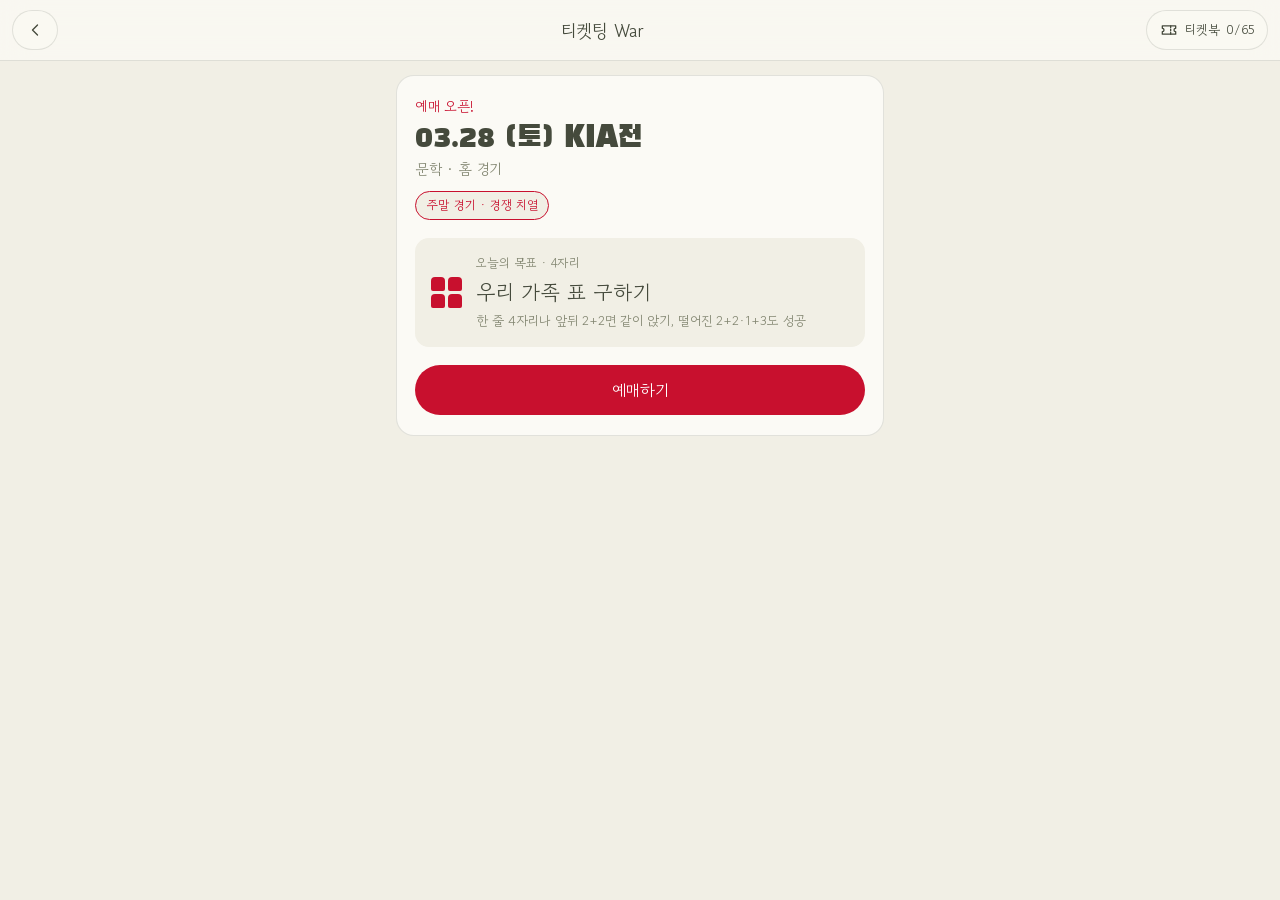
<file: minigames/ticketing.html>
<!doctype html>
<html lang="ko">
<head>
<meta charset="utf-8">
<meta name="color-scheme" content="light dark">
<meta name="viewport" content="width=device-width, initial-scale=1, viewport-fit=cover">
<title>티켓팅 War — 불펜장</title>
<!-- SSG 팬 레디코더의 문학야구장 — 출처를 남겨 주세요('SSG 팬 레디코더의 문학야구장 참조'). 판매·유료 사용은 안 돼요. -->
<link rel="stylesheet" href="../fonts/fonts.css">
<link rel="stylesheet" href="shared/mg.css">
<link rel="stylesheet" href="shared/ticket.css">
<link rel="stylesheet" href="ticketing/ticketing.css">
</head>
<body>
<header class="mgbar">
  <button class="cap" id="back" aria-label="불펜장으로"><svg class="i" viewBox="0 0 24 24"><path d="M15 6l-6 6 6 6"/></svg></button>
  <h1>티켓팅 War</h1>
  <a class="cap" href="locker.html#tickets"><svg class="i" viewBox="0 0 24 24" aria-hidden="true"><path d="M4 7h16v3a2 2 0 0 0 0 4v3H4v-3a2 2 0 0 0 0-4z"/><path d="M14 7v10" stroke-dasharray="2 2"/></svg>티켓북 <span id="bookN"></span></a>
</header>
<main class="wrap">
  <div id="stage"></div>
  <section class="dev" id="dev" hidden>
    확인용 버튼이에요. 주소에 ?dev 가 있을 때만 보여요.
    <div class="row"><button class="secondary" id="devFill">티켓 다 채우기</button><button class="secondary" id="devZs">직관전승 장면 해보기</button><button class="secondary" id="devAllTog">전부 연석으로 채우기</button><button class="secondary" id="devClear">티켓 다 비우기</button></div>
  </section>
</main>
<div class="toast" id="toast" role="status" aria-live="polite"></div>
<script src="shared/store.js"></script>
<script src="shared/tickets.js"></script>
<script src="shared/ticket.js"></script>
<script src="ticketing/perfect.js"></script>
<script src="ticketing/replay.js"></script>
<script src="ticketing/game.js"></script>
</body>
</html>
</file>
<file: fonts/fonts.css>
/* SSG 팬 레디코더의 문학야구장 — 출처를 남겨 주세요('SSG 팬 레디코더의 문학야구장 참조'). 판매·유료 사용은 안 돼요. */
/* ================= 글꼴 (2026-11-01) =================
   구글 글꼴 서버 대신 이 저장소에서 바로 받아요. 광고 차단·회사 와이파이 등으로 구글이 막혀도 손글씨가 보여요.
   사이트에 쓰이는 글자 위주로 줄인 파일이라 가벼워요. 글꼴은 그 글꼴을 쓰는 글자가 화면에 나올 때만 내려받아요.
   라이선스: fonts/LICENSE.md (모두 OFL) */
@font-face{font-family:'Gowun Dodum';font-style:normal;font-weight:400;font-display:swap;src:url('GowunDodum-Regular.woff2') format('woff2')}
@font-face{font-family:'Black Han Sans';font-style:normal;font-weight:400;font-display:swap;src:url('BlackHanSans-Regular.woff2') format('woff2')}
@font-face{font-family:'Nanum Pen Script';font-style:normal;font-weight:400;font-display:swap;src:url('NanumPenScript-Regular.woff2') format('woff2')}
@font-face{font-family:'Nanum Brush Script';font-style:normal;font-weight:400;font-display:swap;src:url('NanumBrushScript-Regular.woff2') format('woff2')}
@font-face{font-family:'Gaegu';font-style:normal;font-weight:400;font-display:swap;src:url('Gaegu-Regular.woff2') format('woff2')}
@font-face{font-family:'Gaegu';font-style:normal;font-weight:700;font-display:swap;src:url('Gaegu-Bold.woff2') format('woff2')}
@font-face{font-family:'Alfa Slab One';font-style:normal;font-weight:400;font-display:swap;src:url('AlfaSlabOne-Regular.woff2') format('woff2')}
</file>
<file: styles/lobby.css>
/* 출처: SSG 팬 레디코더의 문학야구장 (github.com/my-redi-coder/munhak) — 가져다 써도 되지만 돈 받고 쓰는 건 안 돼요. 쓸 땐 'SSG 팬 레디코더의 문학야구장 참조'를 꼭 남겨 주세요.
   Original work by Redi Coder, an SSG Landers fan. Reuse is welcome, commercial use is not. Please credit "Based on Munhak Ballpark by Redi Coder (SSG fan)". */
/* 로비(lobby.html) 전용 스타일. 장면 안의 색은 js/lobby/*.js 그림 코드에 있어요. */
/* ============================================================
   1. 스타일 레이어 — 화면 바깥(헤더·안내·카드)의 색과 모양
   ============================================================ */
:root{
  color-scheme:only light;   /* 폰이 다크 모드여도 로비는 늘 같은 색(봄 낮)으로 보여요 */
  box-sizing:border-box;
  padding-top:env(safe-area-inset-top,0px);
  padding-bottom:env(safe-area-inset-bottom,0px);
  --ui-bg:#fbfaf3; --ui-text:#3a3f33; --ui-sub:#5f6350; --ui-line:#dcd8c6;
  --ui-accent:#c8102e; --ui-accent-text:#ffffff; --veil:rgba(30,40,30,.45);
  --pill-bg:rgba(255,253,246,.94); --pill-text:#454a3c;
}
html{height:100%;scroll-padding-top:env(safe-area-inset-top,0px)}
body{
  margin:0;height:100%;overflow:hidden;background:#8fd0ee;
  font-family:'Gowun Dodum','Apple SD Gothic Neo','Malgun Gothic',sans-serif;
  -webkit-tap-highlight-color:transparent;
}
.sr{position:absolute;width:1px;height:1px;overflow:hidden;clip:rect(0 0 0 0);white-space:nowrap}

/* 장면은 화면 전체. 400x760 기준 그림을 가운데 맞추고, 남는 곳은 풀·하늘로 이어짐 */
#stage{position:fixed;inset:0;width:100%;height:100%;display:block;overflow:visible;touch-action:manipulation}
#stage *{pointer-events:none}
#stage .hit{pointer-events:all;cursor:pointer}
.hot,.toy{outline:none}

.t-title{font-family:'Black Han Sans','Apple SD Gothic Neo','Malgun Gothic',sans-serif}
.t-slab{font-family:'Alfa Slab One','Rockwell','Georgia',serif}
.t-body{font-family:'Gowun Dodum','Apple SD Gothic Neo','Malgun Gothic',sans-serif}

/* 위쪽 이름 */
.top{position:fixed;left:0;right:0;top:calc(env(safe-area-inset-top,0px) + clamp(20px,5vh,46px));text-align:center;pointer-events:none;z-index:2}
.top h1{
  margin:0;font-family:'Black Han Sans','Apple SD Gothic Neo','Malgun Gothic',sans-serif;font-weight:400;
  font-size:clamp(26px,5.4vw,38px);line-height:1.1;color:#fff;letter-spacing:.02em;
  text-shadow:2px 2px 0 #3b93c0,-2px 2px 0 #3b93c0,2px -2px 0 #3b93c0,-2px -2px 0 #3b93c0,0 3px 0 #3b93c0,0 5px 10px rgba(40,120,170,.35);
}
.top p{margin:2px 0 0;font-size:clamp(13px,2.6vw,16px);color:#fff;text-shadow:0 1px 0 #3b93c0,0 0 6px rgba(40,120,170,.6)}

.toast{
  position:fixed;left:50%;bottom:calc(env(safe-area-inset-bottom,0px) + 70px);transform:translate(-50%,10px);
  padding:10px 18px;border-radius:999px;background:rgba(40,44,36,.92);color:#fff;font-size:14px;
  opacity:0;transition:opacity .25s,transform .25s;z-index:4;pointer-events:none;white-space:nowrap;
}
.toast.on{opacity:1;transform:translate(-50%,0)}

/* 말풍선(SVG 안) */
.bub{animation:pop .18s ease-out;transform-box:fill-box;transform-origin:50% 100%}
@keyframes pop{from{transform:scale(.82);opacity:0}to{transform:scale(1);opacity:1}}
.bub .bg,.bub .tl{fill:#fffdf6;stroke:#d8d3bf;stroke-width:1;stroke-linejoin:round}
.bub .tp{fill:#fffdf6}
.bub .sh{fill:rgba(0,0,0,.13)}
.bub .lb{font-family:'Black Han Sans','Apple SD Gothic Neo','Malgun Gothic',sans-serif;font-size:14px;fill:#3a3f33}
.bub .sb{font-family:'Gowun Dodum','Apple SD Gothic Neo','Malgun Gothic',sans-serif;font-size:9.6px;fill:#5f6350}
.bub.solo .sb{font-size:12px;fill:#3a3f33}
.talk{animation:talkIn .25s ease-out,talkOut .35s ease-in 2.3s forwards}
.talk .bg{fill:#fffdf6;stroke:#e3ddc9;stroke-width:.8}
.talk text{font-family:'Gowun Dodum','Apple SD Gothic Neo','Malgun Gothic',sans-serif;font-size:9px;fill:#454a3c}
@keyframes talkIn{from{opacity:0;transform:translateY(3px)}to{opacity:1;transform:none}}
@keyframes talkOut{to{opacity:0}}

/* 움직임: 꼭 필요한 만큼만 */
.cloud .cl-in{animation:drift var(--t,60s) ease-in-out infinite alternate;animation-delay:var(--d,0s)}
@keyframes drift{from{transform:translateX(-26px)}to{transform:translateX(26px)}}
.bob{animation:bob var(--t,2.6s) ease-in-out infinite;animation-delay:var(--d,0s)}
@keyframes bob{0%,100%{transform:translateY(0)}50%{transform:translateY(-1.5px)}}
.petal{animation:fall var(--dur,14s) linear infinite;animation-delay:var(--dl,0s)}
@keyframes fall{
  0%{transform:translate(var(--x0),-90px) rotate(0deg);opacity:0}
  5%{opacity:1}
  30%{transform:translate(calc(var(--x0) + var(--sw)),220px) rotate(120deg)}
  62%{transform:translate(calc(var(--x1) - var(--sw)),500px) rotate(250deg)}
  94%{opacity:1}
  100%{transform:translate(var(--x1),860px) rotate(380deg);opacity:0}
}
.spark{transform-box:fill-box;transform-origin:center;animation:spark .8s ease-out 2 both}
@keyframes spark{
  0%{transform:scale(0) rotate(0deg);opacity:0}
  40%{transform:scale(1.15) rotate(25deg);opacity:1}
  100%{transform:scale(0) rotate(60deg);opacity:0}
}
.shake .art{animation:shake .4s ease-in-out}
.star{transform-box:fill-box;transform-origin:50% 55%}
.star.wiggle{animation:wiggle .7s ease-in-out}
@keyframes wiggle{0%{transform:rotate(0) scale(1)}18%{transform:rotate(-16deg) scale(1.14)}40%{transform:rotate(13deg) scale(1.1)}62%{transform:rotate(-8deg) scale(1.05)}82%{transform:rotate(4deg) scale(1.01)}100%{transform:rotate(0) scale(1)}}
@keyframes shake{0%,100%{transform:translateX(0)}20%{transform:translateX(-2.4px)}40%{transform:translateX(2.4px)}60%{transform:translateX(-1.6px)}80%{transform:translateX(1.6px)}}

@media (prefers-reduced-motion:reduce){
  .petal{display:none}
  .cloud .cl-in,.bob,.spark,.shake .art,.star.wiggle,.bub,.talk,.go .dot{animation:none!important}
  .toast,.go{transition:none}
}

/* 가는 중 화면: 다른 화면으로 넘어가는 잠깐 동안(저장소의 로딩 화면과 같은 미색 + 숨 쉬는 점) */
.go{position:fixed;inset:0;z-index:5;display:grid;place-content:center;justify-items:center;gap:14px;background:var(--ui-bg);color:var(--ui-text);opacity:0;transition:opacity .3s}
.go.on{opacity:1}
.go[hidden]{display:none}
.go p{margin:0;font-size:16px}
.go .dot{width:8px;height:8px;border-radius:50%;background:var(--ui-accent);animation:breathe 1.2s ease-in-out infinite}
@keyframes breathe{0%,100%{transform:scale(.7);opacity:.5}50%{transform:scale(1.2);opacity:1}}
</file>
<file: styles/tokens.css>
:root{
  --paper:#f1efe5; --ink:#454a3c; --muted:#80846f; --faint:#a9ab99;
  --line:rgba(69,74,60,.14); --glass:rgba(250,249,243,.8); --glass-strong:rgba(250,249,243,.94);
  --red:#c8102e; --red-ink:#fff; --grass:#7db356; --focus:#c8102e;
  --shadow:0 6px 24px rgba(48,56,36,.14);
  color-scheme:light;
  box-sizing:border-box;
  padding-top:env(safe-area-inset-top,0px);
  padding-bottom:env(safe-area-inset-bottom,0px);
}
@media (prefers-color-scheme:dark){
  :root:not([data-theme="light"]){
    --paper:#22251e; --ink:#eceadf; --muted:#a6a995; --faint:#7d806e;
    --line:rgba(236,234,223,.14); --glass:rgba(34,37,30,.74); --glass-strong:rgba(34,37,30,.94);
    --red:#e2324c; --shadow:0 6px 24px rgba(0,0,0,.35);
    color-scheme:dark;
  }
}
:root[data-theme="dark"]{
  --paper:#22251e; --ink:#eceadf; --muted:#a6a995; --faint:#7d806e;
  --line:rgba(236,234,223,.14); --glass:rgba(34,37,30,.74); --glass-strong:rgba(34,37,30,.94);
  --red:#e2324c; --shadow:0 6px 24px rgba(0,0,0,.35);
  color-scheme:dark;
}
*{box-sizing:border-box}
html,body{height:100%;margin:0}
body{background:#cfe5ef;color:var(--ink);font-family:"Gowun Dodum",-apple-system,BlinkMacSystemFont,"Apple SD Gothic Neo","Noto Sans KR",sans-serif;overflow:hidden;-webkit-tap-highlight-color:transparent;-webkit-user-select:none;user-select:none}
input{-webkit-user-select:text;user-select:text}
button{font:inherit;color:inherit;background:none;border:0;padding:0;cursor:pointer}
button:focus-visible,input:focus-visible,[tabindex]:focus-visible{outline:2px solid var(--focus);outline-offset:2px}
[hidden]{display:none!important}
svg.i{width:20px;height:20px;fill:none;stroke:currentColor;stroke-width:1.6;stroke-linecap:round;stroke-linejoin:round;flex:none}
#c{position:fixed;inset:0;width:100%;height:100%;display:block;touch-action:none;outline:none}
</file>
<file: styles/wall.css>
/* 출처: SSG 팬 레디코더의 문학야구장 (github.com/my-redi-coder/munhak) — 가져다 써도 되지만 돈 받고 쓰는 건 안 돼요. 쓸 땐 'SSG 팬 레디코더의 문학야구장 참조'를 꼭 남겨 주세요. */
/* 담벼락 전용 화면(#wall, js/ui/wall.js). 글씨·색은 담벼락 프로토타입 그대로. 들어가 있는 동안(body.wall) 야구장 버튼은 숨겨요 */
body.wall #hud{display:none}
body.wall #labels{opacity:0}
#wall{
  --hand:"Gaegu","Gowun Dodum",cursive; --brush:"Nanum Brush Script","Gowun Dodum",cursive; --pen:"Nanum Pen Script","Gowun Dodum",cursive;
  position:fixed;inset:0;z-index:12;background:#bcc6cc;color-scheme:light;
  -webkit-user-select:text;user-select:text;
}
#wall[hidden]{display:none}
.wall-art{position:absolute;inset:0;pointer-events:none}
.wall-art svg{width:100%;height:100%;display:block}
.wall-top{position:absolute;top:0;left:0;right:0;z-index:2;padding:calc(env(safe-area-inset-top,0px) + 12px) 12px 0;pointer-events:none}
.wall-top .pill{pointer-events:auto;color:#454a3c;background:rgba(250,249,243,.82);border-color:rgba(69,74,60,.14)}
.wall-scroll{position:absolute;inset:0;overflow-y:auto;-webkit-overflow-scrolling:touch;overscroll-behavior:contain;padding:calc(env(safe-area-inset-top,0px) + 92px) 8% calc(28px + env(safe-area-inset-bottom,0px))}
.wall-in{max-width:440px;margin:0 auto}

.note{font-family:var(--hand);color:#1b2126;transform:rotate(-.8deg)}
/* (B3) 위치 글귀: 마스킹테이프로 비뚤게 붙인 크라프트지 종이 라벨(예전 빨간 금속 명패 대신). 두 줄 — 큰 줄 '문학야구장 외벽' / 작은 줄 '담벼락 한 귀퉁이' */
.note .tag{position:relative;display:flex;flex-direction:column;align-items:center;width:max-content;max-width:100%;margin:6px auto 30px;padding:13px 28px 11px;transform:rotate(-1.7deg);
  font-family:var(--hand);color:#4a3520;background:#d8c29b;
  background-image:radial-gradient(ellipse at 20% 30%,rgba(255,250,235,.35),transparent 60%),radial-gradient(ellipse at 85% 80%,rgba(120,85,40,.12),transparent 55%);
  box-shadow:0 1px 1.5px rgba(60,40,15,.22),0 4px 10px rgba(40,30,10,.12)}
.note .tag::before,.note .tag::after{content:"";position:absolute;width:52px;height:19px;background:rgba(250,246,230,.68);box-shadow:0 0 1px rgba(80,70,50,.18);
  clip-path:polygon(0 8%,6% 0,12% 10%,18% 2%,24% 9%,30% 0,36% 8%,42% 1%,48% 9%,54% 0,60% 8%,66% 2%,72% 10%,78% 0,84% 8%,90% 1%,96% 9%,100% 3%,100% 92%,94% 100%,88% 91%,82% 99%,76% 90%,70% 100%,64% 92%,58% 99%,52% 90%,46% 100%,40% 92%,34% 99%,28% 91%,22% 100%,16% 92%,10% 99%,4% 91%,0 98%)}
.note .tag::before{top:-9px;left:-17px;transform:rotate(-28deg)}
.note .tag::after{bottom:-8px;right:-17px;transform:rotate(-24deg)}
.note .tag b{font-size:25px;font-weight:700;line-height:1.1;color:#4a3520}
.note .tag span{font-size:17px;margin-top:2px}
/* 강조: 자주색 글씨 / 손으로 그은 밑줄 / '봄' 핑크 펜 동그라미(들어올 때 슥 그려짐) */
.note em.me{font-style:normal;font-weight:700;color:#9c1a6b}
.note .ul{padding-bottom:3px;background:url("data:image/svg+xml,%3Csvg xmlns='http://www.w3.org/2000/svg' viewBox='0 0 200 8' preserveAspectRatio='none'%3E%3Cpath d='M2 5.5C40 3 80 6.5 120 4.2S180 3.5 198 5' fill='none' stroke='%231b2126' stroke-width='1.8' stroke-linecap='round'/%3E%3C/svg%3E") 0 100%/100% 7px no-repeat;-webkit-box-decoration-break:clone;box-decoration-break:clone}
.circ{position:relative;display:inline-block}
.circ svg{position:absolute;left:-55%;top:-30%;width:210%;height:160%;overflow:visible;pointer-events:none}
.circ path{fill:none;stroke:#ff4f9a;stroke-width:2.4;stroke-linecap:round;vector-effect:non-scaling-stroke;stroke-dasharray:1.05;stroke-dashoffset:1.05;transition:stroke-dashoffset .9s ease-out .9s}
#wall.on .circ path{stroke-dashoffset:0}
.note a{color:#1f4f7a;text-decoration:underline;text-decoration-thickness:1px;text-underline-offset:3px}
.note b{font-weight:700;color:#1d2328}
.note p{font-size:18px;line-height:1.5;margin:0 0 10px}
.note .last{font-size:21px;margin-top:18px}
.hl{background-image:linear-gradient(100deg,rgba(255,150,190,0) .5%,rgba(255,140,185,.62) 2.5%,rgba(255,150,195,.5) 60%,rgba(255,140,185,.6) 96%,rgba(255,150,190,0) 99.5%);background-repeat:no-repeat;background-size:0% 58%;background-position:0 88%;-webkit-box-decoration-break:clone;box-decoration-break:clone;padding:0 2px;transition:background-size 1.2s ease-out .5s}
#wall.on .hl{background-size:100% 58%}
.petal{display:inline-block;width:20px;height:20px;vertical-align:-3px;margin-left:4px}
.note .sign{text-align:right;font-size:20px;margin-top:4px}
.note .mail{margin-top:16px;font-size:17px;color:#2a3238}
.graffiti{margin:36px 4px 0 auto;width:max-content;max-width:100%;transform:rotate(-4deg);color:#1d2226}
.graffiti .big{font-family:var(--brush);font-size:34px;line-height:1;letter-spacing:.06em;opacity:.92}
.graffiti .small{font-family:var(--pen);font-size:20px;margin:6px 0 0 16px;color:#2b3036;opacity:.85;transform:rotate(1.5deg)}
.credit{text-align:center;font-size:11.5px;line-height:1.7;color:#2f3a41;max-width:440px;margin:0 auto}
.credit .src{color:#253037}
/* (B3) 벽 밑단 + 보도블록: 글 맨 끝에서 화면 양끝까지 꽉 차게(.wall-scroll 좌우 여백 8%를 넘어감), 같이 스크롤 */
.wall-ground{margin:44px -9.524% calc(-28px - env(safe-area-inset-bottom,0px));padding:22px 8% calc(26px + env(safe-area-inset-bottom,0px));
  border-top:22px solid #8a969d;box-shadow:inset 0 2px 0 #6f7a80;background:#9da5a8;
  background-image:repeating-linear-gradient(90deg,transparent 0 63px,rgba(90,100,106,.28) 63px 65px),repeating-linear-gradient(180deg,transparent 0 30px,rgba(90,100,106,.22) 30px 32px)}
@media (prefers-reduced-motion:reduce){.hl,.circ path{transition:none}}
</file>
<file: styles/wall-page.css>
/* 출처: SSG 팬 레디코더의 문학야구장 (github.com/my-redi-coder/munhak) — 가져다 써도 되지만 돈 받고 쓰는 건 안 돼요. 쓸 땐 'SSG 팬 레디코더의 문학야구장 참조'를 꼭 남겨 주세요.
   Original work by Redi Coder, an SSG Landers fan. Reuse is welcome, commercial use is not. Please credit "Based on Munhak Ballpark by Redi Coder (SSG fan)". */
/* 담벼락 페이지(wall.html) 전용: 야구장 화면(hud.css)에 있던 '돌아가기' 알약 모양만 가져왔어요. */
.pill{display:inline-flex;align-items:center;gap:6px;height:40px;padding:0 14px;border-radius:999px;background:var(--glass);-webkit-backdrop-filter:blur(14px);backdrop-filter:blur(14px);border:1px solid var(--line);box-shadow:var(--shadow);font-size:13px}
@media (max-width:430px){.pill{height:36px;padding:0 11px;font-size:12px;gap:4px}}
</file>
<file: minigames/shared/mg.css>
/* 불펜장 공용 모양: 야구장(styles/tokens.css)과 같은 색·글꼴 */
:root{
  --paper:#f1efe5; --ink:#454a3c; --muted:#80846f; --faint:#a9ab99;
  --line:rgba(69,74,60,.14); --glass:rgba(250,249,243,.82); --glass-strong:rgba(250,249,243,.95);
  --card:#fbfaf5; --red:#c8102e; --red-ink:#fff; --grass:#7db356; --turf:#4f8a3a; --focus:#c8102e;
  --gold1:#f6e08a; --gold2:#b8862b; --silver1:#f1f4f6; --silver2:#8d98a2;
  --shadow:0 6px 24px rgba(48,56,36,.14);
  --num:"Black Han Sans","Gowun Dodum",sans-serif;
  color-scheme:light;
  box-sizing:border-box;
  padding-top:env(safe-area-inset-top,0px);
  padding-bottom:env(safe-area-inset-bottom,0px);
}
@media (prefers-color-scheme:dark){
  :root:not([data-theme="light"]){
    --paper:#22251e; --ink:#eceadf; --muted:#a6a995; --faint:#7d806e;
    --line:rgba(236,234,223,.14); --glass:rgba(34,37,30,.78); --glass-strong:rgba(34,37,30,.95);
    --card:#2b2f26; --red:#e2324c; --turf:#3d6e2e; --shadow:0 6px 24px rgba(0,0,0,.35);
    color-scheme:dark;
  }
}
:root[data-theme="dark"]{
  --paper:#22251e; --ink:#eceadf; --muted:#a6a995; --faint:#7d806e;
  --line:rgba(236,234,223,.14); --glass:rgba(34,37,30,.78); --glass-strong:rgba(34,37,30,.95);
  --card:#2b2f26; --red:#e2324c; --turf:#3d6e2e; --shadow:0 6px 24px rgba(0,0,0,.35);
  color-scheme:dark;
}
html{scroll-padding-top:env(safe-area-inset-top,0px)}
*,*::before,*::after{box-sizing:inherit}
body{margin:0;min-height:100%;background:var(--paper);color:var(--ink);font-family:"Gowun Dodum",-apple-system,BlinkMacSystemFont,"Apple SD Gothic Neo","Noto Sans KR",sans-serif;line-height:1.5;-webkit-tap-highlight-color:transparent}
button{font:inherit;color:inherit;background:none;border:0;padding:0;cursor:pointer}
a{color:inherit}
button:focus-visible,a:focus-visible,[tabindex]:focus-visible{outline:2px solid var(--focus);outline-offset:2px}
[hidden]{display:none!important}
svg.i{width:20px;height:20px;fill:none;stroke:currentColor;stroke-width:1.6;stroke-linecap:round;stroke-linejoin:round;flex:none}
.wrap{max-width:520px;margin:0 auto;padding:0 16px 40px}

/* 위쪽 막대: 뒤로 · 제목 · 오른쪽 */
.mgbar{position:sticky;top:env(safe-area-inset-top,0px);z-index:5;display:flex;align-items:center;gap:8px;padding:10px 12px;background:var(--glass);-webkit-backdrop-filter:blur(14px);backdrop-filter:blur(14px);border-bottom:1px solid var(--line)}
body::before{content:"";position:fixed;inset:0 0 auto;height:env(safe-area-inset-top,0px);z-index:10;background:var(--glass);-webkit-backdrop-filter:blur(14px);backdrop-filter:blur(14px)}
.mgbar h1{flex:1;margin:0;font-weight:400;font-size:18px;text-align:center}
.cap{display:inline-flex;align-items:center;justify-content:center;gap:6px;min-width:40px;height:40px;padding:0 12px;border-radius:999px;background:var(--glass-strong);border:1px solid var(--line);font-size:13px;text-decoration:none}
.cap.ghost{visibility:hidden}

.primary{display:block;width:100%;height:50px;border-radius:999px;background:var(--red);color:var(--red-ink);font-size:16px;text-align:center;line-height:50px;text-decoration:none}
.secondary{display:block;width:100%;height:48px;border-radius:999px;background:var(--glass-strong);border:1px solid var(--line);font-size:15px;text-align:center;line-height:46px;text-decoration:none}
.row{display:flex;gap:8px}
.row>*{flex:1}
h2.sec{font-weight:400;font-size:15px;color:var(--muted);margin:22px 4px 10px}

.toast{position:fixed;left:50%;top:calc(64px + env(safe-area-inset-top,0px));transform:translate(-50%,-12px);opacity:0;padding:9px 16px;border-radius:999px;background:var(--glass-strong);border:1px solid var(--line);box-shadow:var(--shadow);font-size:14px;white-space:nowrap;transition:opacity .25s,transform .25s;z-index:30;pointer-events:none}
.toast.on{opacity:1;transform:translate(-50%,0)}
.toast.gold{background:linear-gradient(135deg,#fff4c2,#d9a83e);color:#4a3207;border-color:transparent}
@media (prefers-reduced-motion:reduce){.toast{transition:none}}
</file>
<file: minigames/shared/card.css>
/* SSG 팬 레디코더의 문학야구장 — 선수 카드 모양 (shared/card.js) */
.pc-back{position:absolute;inset:0;border-radius:10px;background:#c8102e;box-shadow:inset 0 0 0 2px rgba(255,255,255,.25);overflow:hidden}
.pc-back svg{width:100%;height:100%;display:block}
/* 등급 테두리: 일반 회녹색 / 코어 레드 / 스페셜 그린 / 레전더리 골드 */
.pc-front{height:100%;border-radius:10px;padding:3px;background:#c9d2c6}
.pc-front.t-core{background:linear-gradient(135deg,#e8344f,#9e0a22 45%,#ff6b7f 58%,#9e0a22 80%)}
.pc-front.t-special{background:linear-gradient(135deg,#cfe8c9,#2e7a43 40%,#e4f5df 55%,#2e7a43 80%)}
.pc-front.t-legendary{background:linear-gradient(135deg,var(--gold1),var(--gold2) 35%,#fff4c2 52%,var(--gold2) 75%,#8c6418)}
.pc-face{position:relative;height:100%;border-radius:7px;background:#fbfaf5;color:#2f3329;display:flex;flex-direction:column;align-items:center;justify-content:center;text-align:center;container-type:inline-size;overflow:hidden}
.t-legendary .pc-face{background:linear-gradient(180deg,#fffdf3,#f6edcf)}
.t-special .pc-face{background:linear-gradient(180deg,#fbfff9,#e9f4e5)}
.pc-face .num{font-family:var(--num);color:#c8102e;font-size:46cqw;line-height:1}
.pc-face .num.n3{font-size:34cqw}
.t-legendary .pc-face .num{color:#8c6418}
.t-special .pc-face .num{color:#2e7a43}
.pc-face .nm{font-family:var(--num);font-size:23cqw;line-height:1.1;padding:0 4px;word-break:keep-all}
.pc-face .nm.long{font-size:18cqw}
.pc-face .pos{font-size:11cqw;color:#80846f;margin-top:4px}
.pc-face .tag{position:absolute;top:5%;right:8%;font-size:13cqw;line-height:1}
.t-core .pc-face .tag{color:#c8102e}
.t-special .pc-face .tag{color:#2e7a43}
.t-legendary .pc-face .tag{color:#b8862b}
.pc-face .under{position:absolute;bottom:7%;left:20%;right:20%;height:2px;background:#c8102e;opacity:.55}
.t-legendary .pc-face::after{content:"";position:absolute;inset:0;background:linear-gradient(115deg,transparent 35%,rgba(255,255,255,.75) 50%,transparent 65%);background-size:250% 100%;animation:pcShine 2.6s ease-in-out infinite;pointer-events:none}
@keyframes pcShine{0%{background-position:130% 0}60%,100%{background-position:-60% 0}}
.pc-mini{display:block;width:100%;aspect-ratio:3/4;border-radius:8px;padding:0}
button.pc-mini{cursor:pointer}
.pc-mini .pc-front{border-radius:8px}
.pc-mini .pc-face{border-radius:6px;gap:2px}
.pc-mini .num{font-size:40cqw}
.pc-mini .num.n3{font-size:30cqw}
.pc-mini .mn{font-size:15cqw;word-break:keep-all;line-height:1.15;padding:0 3px}
.pc-mini.locked{background:var(--glass-strong);border:1px dashed var(--line);display:flex;align-items:center;justify-content:center;color:var(--faint);font-family:var(--num);font-size:1.3rem}
.pc-mini.isnew{box-shadow:0 0 0 2px var(--grass)}

/* 카드 크게 보기 + 선수 정보 면 */
.pc-view{position:fixed;inset:0;z-index:40;display:none;flex-direction:column;align-items:center;justify-content:center;gap:16px;padding:24px;background:rgba(20,24,16,.72)}
.pc-view.show{display:flex}
.pc-big{width:min(72vw,300px);aspect-ratio:3/4;perspective:1100px;cursor:pointer;position:relative;border-radius:16px}
.pc-big .inner{position:absolute;inset:0;transition:transform .6s cubic-bezier(.3,.7,.3,1);transform-style:preserve-3d}
.pc-big.flipped .inner{transform:rotateY(180deg)}
.pc-big .side{position:absolute;inset:0;backface-visibility:hidden;-webkit-backface-visibility:hidden}
.pc-big .side.b{transform:rotateY(180deg)}
.pc-big .pc-front{padding:6px;border-radius:16px}
.pc-big .pc-face{border-radius:11px}
.pc-big .pc-face .num{font-size:40cqw}
.pc-big .pc-face .nm{font-size:16cqw;margin-top:4px}
.pc-hint{margin:0;color:#fff;opacity:.8;font-size:13px}
.pc-rear{height:100%;border-radius:11px;background:#fbfaf5;color:#2f3329;padding:9% 9% 8%;display:flex;flex-direction:column;container-type:inline-size;text-align:left}
.pc-rear .rn{display:flex;align-items:baseline;gap:4cqw;border-bottom:2px solid #c8102e;padding-bottom:3cqw}
.pc-rear .rn b{font-family:var(--num);font-weight:400;font-size:15cqw;line-height:1;color:#c8102e}
.pc-rear .rn span{font-family:var(--num);font-size:10cqw;line-height:1.1;word-break:keep-all}
.pc-rear .rn small{font-size:.6em}
.t-legendary .pc-rear .rn{border-color:var(--gold2)}.t-legendary .pc-rear .rn b{color:#8c6418}
.t-special .pc-rear .rn{border-color:#2e7a43}.t-special .pc-rear .rn b{color:#2e7a43}
.pc-rear .nick{font-size:6.4cqw;color:#80846f;margin-top:3cqw}
.pc-rear .motto{margin:auto 0;font-family:var(--num);font-size:14cqw;line-height:1.15;word-break:keep-all;color:#8c6418}
.t-special .pc-rear .motto{color:#2e7a43}
.pc-rear .lines{display:flex;flex-direction:column;gap:2.6cqw}
.pc-rear .lines p{margin:0;font-size:5.8cqw;line-height:1.3;padding-left:4cqw;border-left:2px solid var(--gold2);word-break:keep-all}
.t-special .pc-rear .lines p{border-color:#2e7a43}
.pc-rear dl{margin:5cqw 0 0;display:grid;grid-template-columns:auto 1fr;gap:1.6cqw 4cqw;font-size:5.8cqw}
.pc-rear dt{color:#80846f}
.pc-rear dd{margin:0}
.pc-rear .season{margin-top:auto;background:#eef0e6;border-radius:3cqw;padding:4cqw 4.5cqw}
.pc-rear .season small{display:block;font-size:4.8cqw;color:#80846f}
.pc-rear .season p{margin:1.4cqw 0 0;font-family:var(--num);font-size:7.4cqw;line-height:1.3;word-break:keep-all}
.pc-rear .season p.msg{font-family:inherit;font-size:6cqw}
@media (prefers-reduced-motion:reduce){.t-legendary .pc-face::after{animation:none}.pc-big .inner{transition:none}}
</file>
<file: minigames/bullpen/bullpen.css>
/* 불펜장 첫 화면 */
.hero{position:relative;height:clamp(200px,42vh,320px);overflow:hidden;border-bottom:1px solid var(--line)}
.hero img{position:absolute;inset:0;width:100%;height:100%;object-fit:cover;display:block}
.hero .sign{position:absolute;left:50%;top:39%;transform:translate(-50%,-50%);background:#c8102e;color:#fff;font-family:var(--num);font-size:clamp(26px,8vw,38px);line-height:1;padding:10px 18px 8px;border-radius:4px;box-shadow:inset 0 0 0 3px rgba(255,255,255,.85),inset 0 0 0 5px #c8102e,0 4px 12px rgba(0,0,0,.18);letter-spacing:.04em}
.hero .hint{position:absolute;left:0;right:0;bottom:12px;margin:0;text-align:center}
.hero .hint span{display:inline-block;padding:6px 14px;border-radius:999px;background:var(--glass-strong);border:1px solid var(--line);font-size:13px}

/* 게임 줄: 등번호처럼 붙은 번호 + 이름 + 설명 */
.game{display:grid;grid-template-columns:auto 1fr;gap:14px;align-items:center;padding:16px;border-radius:18px;background:var(--card);border:1px solid var(--line);box-shadow:var(--shadow);text-decoration:none;margin-bottom:10px}
.game .jno{width:54px;height:62px;border-radius:12px 12px 16px 16px;background:#fff;border:2px solid #c8102e;color:#c8102e;display:flex;align-items:center;justify-content:center;font-family:var(--num);font-size:30px;line-height:1}
.game b{display:block;font-weight:400;font-size:18px}
.game .d{display:block;margin:2px 0 0;color:var(--muted);font-size:14px}
.game .meta{display:flex;align-items:center;justify-content:space-between;gap:8px;margin-top:10px}
.game .meta small{color:var(--muted);font-size:13px}
.game .go{display:inline-flex;align-items:center;gap:4px;padding:7px 14px;border-radius:999px;background:var(--red);color:#fff;font-size:14px}
.game.wait{box-shadow:none;background:transparent;border-style:dashed}
.game.wait .jno{border-color:var(--faint);color:var(--faint);background:transparent}
.game.wait .go{background:transparent;color:var(--muted);border:1px solid var(--line)}

/* 내 라커 바로가기 */
.lockerlink{display:flex;align-items:center;gap:12px;padding:14px 16px;border-radius:16px;background:var(--glass-strong);border:1px solid var(--line);text-decoration:none}
.lockerlink .ic{width:42px;height:42px;border-radius:10px;background:#5a6470;color:#fff;display:flex;align-items:center;justify-content:center}
.lockerlink b{display:block;font-weight:400;font-size:16px}
.lockerlink small{color:var(--muted);font-size:13px}
.lockerlink .chev{margin-left:auto;color:var(--muted)}

/* 다른 곳으로(로비·야구장) — 2026-11-05 */
.gonav{display:grid;grid-template-columns:1fr 1fr;gap:10px}
.gonav button{display:flex;align-items:center;justify-content:center;gap:8px;min-height:48px;padding:0 14px;border-radius:16px;background:var(--glass-strong);border:1px solid var(--line);font-size:16px}
</file>
<file: minigames/shared/ball.css>
/* SSG 팬 레디코더의 문학야구장 — 손글씨 기념구 (shared/ball.js). 글꼴 Nanum Pen Script는 각 페이지 <head>에서 불러와요 */
.hball{--s:280px;width:var(--s);aspect-ratio:1;border-radius:50%;position:relative;container-type:inline-size;flex:none;
  background:radial-gradient(circle at 34% 28%,#fff 0,#f6f3ea 46%,#e2dccb 84%,#cfc7b2 100%);
  box-shadow:0 14px 30px rgba(0,0,0,.28),inset -6px -10px 18px rgba(120,100,60,.18)}
.hball svg{position:absolute;inset:0;width:100%;height:100%}
.hball .ink{position:absolute;left:9%;right:9%;top:27%;bottom:27%;display:flex;flex-direction:column;align-items:center;justify-content:center;gap:1.2cqw;font-family:"Nanum Pen Script",cursive;color:#22306b;text-align:center;line-height:1.02}
.hball .l1{font-size:12.5cqw;transform:rotate(-2deg)}
.hball .l2{font-size:8.4cqw;transform:rotate(1deg)}
.hball .l3{font-size:8cqw;transform:rotate(-1deg);word-break:keep-all}
.hball .l4{font-size:6cqw;transform:rotate(.6deg);word-break:keep-all;padding:0 4%}
.hball .motto text{font-family:"Nanum Pen Script",cursive;font-size:5.4px;fill:#1a1a1a;letter-spacing:.15px}/* 아래 실밥 밑 한 줄 (ball.js BALL_MOTTO) */
.hball.sp .l1{color:#1a1a1a}.hball.sp .l2{color:#1f4fb5}.hball.sp .l3{color:#1e7a3c}.hball.sp .l4{color:#1a1a1a}
/* 크게 보기 */
.ballview{position:fixed;inset:0;z-index:40;display:none;flex-direction:column;align-items:center;justify-content:center;gap:16px;padding:24px;background:rgba(20,24,16,.72)}
.ballview.show{display:flex}
.ballview .hball{--s:min(84vw,340px)}
.ballview p{margin:0;color:#fff;opacity:.8;font-size:13px}
</file>
<file: minigames/homerun/homerun.css>
/* SSG 팬 레디코더의 문학야구장 — 홈런볼 모으기 */
.strip{display:flex;align-items:center;gap:10px;background:rgba(30,40,30,.86);color:#fff;border-radius:999px;padding:8px 14px;margin:14px 0 10px;perspective:400px}
.strip .when{flex:1;display:flex;align-items:center;gap:8px;min-width:0}
.strip .when.flip{animation:hrFlip .45s ease}
@keyframes hrFlip{0%{transform:rotateX(0)}50%{transform:rotateX(90deg)}100%{transform:rotateX(0)}}
.strip .d{font-family:var(--num);font-size:17px;white-space:nowrap}
.strip .o{font-size:14px;opacity:.9;white-space:nowrap}
.strip .chip{font-size:12px;border:1px solid rgba(255,255,255,.5);border-radius:99px;padding:1px 8px;white-space:nowrap}
.strip .chip.home{background:#c8102e;border-color:#c8102e}
.strip .cnt{font-family:var(--num);font-size:17px;white-space:nowrap}
.field{position:relative;border-radius:14px;overflow:hidden;touch-action:none;user-select:none;-webkit-user-select:none}
#hrCanvas{display:block;width:100%;height:auto;cursor:grab}
.pop{position:absolute;left:50%;top:44%;transform:translate(-50%,-50%) scale(.6);opacity:0;pointer-events:none;transition:transform .28s cubic-bezier(.2,1.4,.4,1),opacity .2s;display:flex;flex-direction:column;align-items:center;gap:8px;text-align:center}
.pop.show{transform:translate(-50%,-50%) scale(1);opacity:1}
.pop .hball{--s:150px}
.pop .say{font-family:var(--num);color:#fff;font-size:21px;text-shadow:0 2px 8px rgba(0,0,0,.6);white-space:nowrap}
.pop .say small{display:block;font-family:"Gowun Dodum",sans-serif;font-size:13px}
.pop .nice{background:#ffe79a;color:#4a3207;border-radius:99px;padding:2px 12px;font-family:var(--num);font-size:15px}
.msg{position:absolute;left:50%;top:40%;transform:translateX(-50%);color:#fff;background:rgba(0,0,0,.55);padding:8px 14px;border-radius:99px;white-space:nowrap;opacity:0;transition:opacity .2s;pointer-events:none}
.msg.show{opacity:1}
.gate{position:absolute;inset:0;display:flex;flex-direction:column;align-items:center;justify-content:center;gap:10px;background:rgba(20,30,22,.55);color:#fff;text-align:center;padding:20px}
.gate h3{margin:0;font-family:var(--num);font-weight:400;font-size:30px}
.gate p{margin:0;opacity:.92;font-size:15px}
.gate .primary{width:auto;padding:0 38px;margin-top:6px}
.howto{margin:12px 2px 0;color:var(--muted);font-size:13px;text-align:center}

/* 결과 시트 */
.overlay{position:fixed;inset:0;z-index:20;display:none;align-items:flex-end;justify-content:center;background:rgba(30,34,26,.45)}
.overlay.show{display:flex}
.sheet{width:100%;max-width:520px;background:var(--paper);border-radius:20px 20px 0 0;padding:22px 18px calc(20px + env(safe-area-inset-bottom,0px))}
.sheet h3{margin:0 0 2px;font-weight:400;font-size:22px}
.sheet p{margin:0 0 14px;color:var(--muted)}
.result{display:flex;gap:8px;margin-bottom:14px}
.result div{flex:1;background:var(--card);border:1px solid var(--line);border-radius:12px;padding:10px;text-align:center;font-size:13px;color:var(--muted)}
.result b{display:block;font-family:var(--num);font-weight:400;font-size:22px;color:var(--ink)}
.dev{margin-top:28px;border-top:1px solid var(--line);padding-top:12px;font-size:13px;color:var(--muted)}
.dev .row{flex-wrap:wrap;margin-top:8px}
.dev .secondary{height:40px;line-height:38px;font-size:13px;flex:1 1 45%}
@media (prefers-reduced-motion:reduce){.strip .when.flip{animation:none}.pop{transition:none}}

/* (2026-11-01) 퍼펙트 판 · 금 글러브 도전 (homerun/perfect.js) */
#hrConfetti{position:absolute;left:0;top:0;width:100%;pointer-events:none}
.perf-banner{position:absolute;left:50%;top:8%;transform:translate(-50%,-50%) scale(.4);opacity:0;pointer-events:none;white-space:nowrap;
  font-family:var(--num);font-size:clamp(24px,7.4vw,34px);line-height:1;color:#ffe08a;
  text-shadow:0 2px 0 #8a5a12,0 0 14px rgba(255,200,60,.85),0 4px 14px rgba(0,0,0,.45)}
.perf-banner.show{animation:pfIn .5s cubic-bezier(.2,1.5,.4,1) forwards}
@keyframes pfIn{to{transform:translate(-50%,-50%) scale(1);opacity:1}}
.pop .nice.gold{background:linear-gradient(135deg,#fff4c2,#d9a83e);box-shadow:0 0 14px rgba(255,210,90,.8)}
.sheet{position:relative}
.perf-stamp{position:absolute;top:16px;right:18px;display:flex;flex-direction:column;align-items:center;gap:2px;
  border:3px solid var(--red);border-radius:10px;padding:6px 12px 5px;color:var(--red);opacity:0;transform:rotate(-12deg) scale(2.6);pointer-events:none}
.perf-stamp b{font-family:var(--num);font-weight:400;font-size:26px;letter-spacing:.08em;line-height:1}
.perf-stamp small{font-size:10px;letter-spacing:.12em;line-height:1}
.perf-stamp.show{animation:pfStamp .42s cubic-bezier(.3,1.6,.5,1) .35s forwards}
@keyframes pfStamp{60%{opacity:.95;transform:rotate(-12deg) scale(.92)}100%{opacity:.92;transform:rotate(-12deg) scale(1)}}
.sheet .perf-line{margin:0 0 12px;font-family:"Nanum Pen Script",cursive;font-size:27px;line-height:1.1;color:var(--ink);transform:rotate(-1.5deg);transform-origin:left}
.perf-glove{display:flex;align-items:center;gap:8px;background:linear-gradient(135deg,rgba(255,236,160,.55),rgba(217,168,62,.25));border:1px solid rgba(184,134,43,.4);border-radius:12px;padding:8px 12px;margin-bottom:14px;font-size:13.5px}
.perf-glove .gglove{width:34px;height:34px;flex:none;display:block}
.perf-glove b{font-family:var(--num);font-weight:400;font-size:16px}
.gate .gate-box{color:#fff;font-size:14px;opacity:.9;margin-top:2px}
@media (prefers-reduced-motion:reduce){.perf-banner.show,.perf-stamp.show{animation-duration:.01s;animation-delay:0s}}
</file>
<file: minigames/shared/ticket.css>
/* SSG 팬 레디코더의 문학야구장 — 출처를 남겨 주세요('SSG 팬 레디코더의 문학야구장 참조'). 판매·유료 사용은 안 돼요. */
/* 승리 티켓·티켓북 (shared/ticket.js). 종이 색은 다크 모드에서도 그대로 */
:root{--tk-navy:#1f3f78;--tk-page:#efe9d8;--tk-kraft:#d6c7a5}
@media (prefers-color-scheme:dark){:root:not([data-theme="light"]){--tk-page:#2c2d27;--tk-kraft:#7d6f52}}
:root[data-theme="dark"]{--tk-page:#2c2d27;--tk-kraft:#7d6f52}
.tk{--band:#c8102e;position:relative;display:grid;grid-template-columns:1fr 84px;background:#fffdf6;color:#2b2e26;border:1px solid #ddd6c2;border-radius:9px;overflow:hidden;text-align:left;box-shadow:0 2px 0 rgba(0,0,0,.06)}
.tk.away{--band:var(--tk-navy)}
.tk .band{grid-column:1/-1;display:flex;justify-content:space-between;background:var(--band);color:#fff;font-size:11.5px;padding:5px 12px}
.tk .main{padding:10px 12px 12px;min-width:0}
.tk .date{font-family:var(--num);font-size:28px;line-height:1}
.tk .date small{font-family:'Gowun Dodum',sans-serif;font-size:14px;color:#80846f;margin-left:4px}
.tk .vs{font-size:15px;margin:7px 0 2px}
.tk .sp{font-size:12.5px;color:#80846f}
.tk .seat{font-size:11.5px;color:#80846f;margin-top:6px;word-break:keep-all}
.tk .stub{border-left:2px dashed #d5cdb6;display:flex;flex-direction:column;align-items:center;justify-content:center;gap:4px;padding:8px 4px;position:relative}
.tk .stub small{font-size:11px;color:#80846f}
.tk .stub b{font-family:var(--num);font-weight:400;font-size:24px}
.tk .win,.tkm .win{width:42px;height:42px;border:2.4px solid #d8263c;border-radius:50%;color:#d8263c;display:grid;place-items:center;font-family:var(--num);font-size:12px;transform:rotate(-14deg);box-shadow:inset 0 0 0 3px #fffdf6,inset 0 0 0 4px #d8263c}
.tk .cnt{position:absolute;bottom:6px;right:8px;font-size:10.5px}
.tkstack{position:relative}
.tkstack .bk{position:absolute;inset:0}
.tkstack .fr{position:relative}
/* 티켓북 */
.tkbook{background:var(--tk-page);border:1px solid var(--line);border-radius:18px;padding:14px 12px 18px}
.tkprog{display:flex;justify-content:space-between;align-items:baseline;margin:0 4px 10px}
.tkprog b{font-family:var(--num);font-weight:400;font-size:22px}
.tkprog span{color:var(--muted);font-size:13px}
.tktabs{display:flex;gap:6px;margin:0 -12px 16px;padding:0 12px 4px;overflow-x:auto;scrollbar-width:none;-webkit-overflow-scrolling:touch}
.tktabs::-webkit-scrollbar{display:none}
.tktabs button{flex:none;border:1px solid var(--line);background:var(--card);border-radius:999px;padding:7px 12px;font-size:13.5px}
.tktabs button small{color:var(--muted);margin-left:3px}
.tktabs button[aria-pressed="true"]{background:var(--red);color:#fff;border-color:var(--red)}
.tktabs button[aria-pressed="true"] small{color:#ffd9de}
.tkgrid{display:grid;grid-template-columns:1fr 1fr;gap:16px 12px}
.pocket{position:relative;height:132px;border:0;background:none;padding:0;cursor:default;text-align:left;display:block;width:100%}
.pocket.has{cursor:pointer}
.pk-stack{position:absolute;left:7px;right:7px;top:6px;height:108px}
.tkm{--band:#c8102e;position:absolute;inset:0;background:#fffdf6;color:#2b2e26;border:1px solid #d9d2bd;border-radius:6px;overflow:hidden;box-shadow:0 1px 0 rgba(0,0,0,.08)}
.tkm.away{--band:var(--tk-navy)}
.tkm .bd{height:9px;background:var(--band)}
.tkm .r1{display:flex;justify-content:space-between;align-items:baseline;padding:6px 9px 0;font-size:13.5px;gap:4px;white-space:nowrap}
.tkm .r1 b{font-family:var(--num);font-weight:400;font-size:17px}
.tkm .r2{padding:1px 9px;font-size:11px;color:#80846f}
.tkm .win{position:absolute;right:8px;top:50px;width:34px;height:34px;font-size:10px}
.pf{position:absolute;left:0;right:0;bottom:0;height:64px;background:var(--tk-kraft);border-radius:4px 4px 9px 9px;pointer-events:none;
  -webkit-mask:radial-gradient(ellipse 34px 11px at 50% 0,transparent 97%,#000 100%);mask:radial-gradient(ellipse 34px 11px at 50% 0,transparent 97%,#000 100%);box-shadow:inset 0 -3px 0 rgba(0,0,0,.08)}
.pf::before{content:"";position:absolute;inset:6px;border:1.3px dashed rgba(90,70,30,.45);border-radius:3px}
.pf .pn{position:absolute;right:12px;bottom:8px;font-family:'Nanum Pen Script',cursive;font-size:20px;color:rgba(70,52,20,.75)}
.pf .ed{position:absolute;left:0;right:0;top:24px;text-align:center;font-family:'Nanum Pen Script',cursive;font-size:22px;color:rgba(70,52,20,.6)}
.pocket.new .pk-stack{animation:tkTuck .7s cubic-bezier(.3,1.4,.5,1) both}
.pocket.new .tkm:last-child{box-shadow:0 0 0 3px #2fae7f}
@keyframes tkTuck{from{transform:translateY(-60px)}}
/* 꺼내 보기 */
.tkmodal{position:fixed;inset:0;background:rgba(30,32,26,.6);display:flex;align-items:center;justify-content:center;padding:calc(env(safe-area-inset-top,0px) + 20px) 16px calc(env(safe-area-inset-bottom,0px) + 20px);z-index:30}
.tkmodal .sheet{width:min(100%,400px);background:var(--tk-page);border:1px solid var(--line);border-radius:22px;padding:26px 16px 16px;animation:tkPull .45s cubic-bezier(.2,.9,.3,1.1) both}
@keyframes tkPull{from{transform:translateY(90px) scale(.8);opacity:0}}
.tkmodal .sfoot{margin-top:18px;padding-top:14px;border-top:1.5px dashed var(--line);display:grid;gap:12px}
.tkmodal .tog{color:var(--muted);font-size:13.5px;margin:0;text-align:center}
.tkmodal .acts{display:grid;grid-template-columns:1.4fr 1fr;gap:8px}
.tkmodal .acts a,.tkmodal .acts button{display:flex;align-items:center;justify-content:center;gap:6px;text-decoration:none;border-radius:12px;padding:13px 10px;font-size:15px}
.tkmodal .yt{background:var(--red);color:#fff}
.tkmodal .yt svg{width:18px;height:18px}
.tkmodal .cl{background:var(--card);color:var(--ink);border:1px solid var(--line)}
@media (prefers-reduced-motion:reduce){.pocket.new .pk-stack,.tkmodal .sheet{animation:none}}

/* (2026-11-01) 직관전승: 금색 탭(글자는 그대로) · 금박 스티커 · 구단 위 금색 띠 / 연석으로 다시 예매 띠 */
.tktabs button.zs{background:linear-gradient(135deg,#FFF6C4,#FFD54A 55%,#F6B92B);color:#5a3a00;border-color:#F2B12A}
.tktabs button.zs small{color:#8a5a00}
.tktabs button.zs[aria-pressed="true"]{color:#5a3a00;box-shadow:inset 0 0 0 2px var(--red)}
.tktabs button.zs[aria-pressed="true"] small{color:#8a5a00}
.gseal{display:block;width:100%;height:100%}
.zs-head{display:flex;align-items:center;gap:10px;margin:2px 4px 12px;padding:8px 12px 8px 8px;border-radius:12px;background:linear-gradient(135deg,#FFF6C4,#FFE27A);border:1px solid #F2B12A}
.zs-head .gs{width:46px;height:46px;flex:none}
.zs-head b{display:block;font-family:var(--num);font-weight:400;font-size:18px;line-height:1.1;color:#5a3a00}
.zs-head span{font-size:12.5px;color:#8a6a1a}
.rb-head{display:flex;align-items:center;gap:10px;margin:2px 4px 12px;padding:10px 10px 10px 14px;border-radius:12px;background:var(--card);border:1px dashed rgba(200,16,46,.45)}
.rb-head>div{flex:1;min-width:0}
.rb-head b{display:block;font-size:14px;color:var(--ink)}
.rb-head span{font-size:12px;color:var(--muted);word-break:keep-all}
.rb-head .rebook{flex:none;height:40px;padding:0 14px;border-radius:999px;background:var(--red);color:#fff;font-size:13.5px;border:0;cursor:pointer;white-space:nowrap}
</file>
<file: minigames/locker/locker.css>
/* SSG 팬 레디코더의 문학야구장 — 라커룸 첫 화면의 안내 글 + 카드 앨범 화면 + 공박스 화면 + 티켓북 화면 (라커룸 그림은 room.css) */
.lockers-note{color:var(--muted);font-size:13px;text-align:center;margin:10px 0 0}

.progress{background:var(--card);border:1px solid var(--line);border-radius:14px;padding:14px 16px;margin-top:16px}
.progress .r{display:flex;justify-content:space-between;align-items:baseline}
.progress .big{font-family:var(--num);font-size:28px;line-height:1}
.bar{height:8px;background:var(--line);border-radius:99px;margin-top:10px;overflow:hidden}
.bar i{display:block;height:100%;width:0;background:var(--grass);border-radius:99px;transition:width .5s}
.album{display:grid;grid-template-columns:repeat(auto-fill,minmax(68px,1fr));gap:8px}
.done-note{margin:12px 0 0;text-align:center;color:#8c6418}
.tip{color:var(--muted);font-size:13px;margin:12px 4px 0}

/* 공박스: 기념구 진열장 + 달 고르기 + 선반 */
.showcase{display:flex;gap:10px;overflow-x:auto;padding:4px 2px 12px;scroll-snap-type:x mandatory}
.case{flex:none;width:92px;scroll-snap-align:start;text-align:center}
.case[disabled]{cursor:default}
.case .glass{height:104px;border-radius:12px 12px 6px 6px;position:relative;display:flex;align-items:center;justify-content:center;
  background:linear-gradient(180deg,rgba(255,255,255,.55),rgba(255,255,255,.12)),linear-gradient(180deg,#2b3d30,#16241b);
  box-shadow:inset 0 0 0 1.5px rgba(255,255,255,.5),0 6px 14px rgba(0,0,0,.18)}
.case .glass::before{content:"";position:absolute;top:6px;left:10px;width:14px;bottom:20px;border-radius:8px;background:linear-gradient(180deg,rgba(255,255,255,.55),rgba(255,255,255,0));pointer-events:none}
.case .glass::after{content:"";position:absolute;left:8px;right:8px;bottom:-6px;height:10px;border-radius:3px;background:#5b4632}
.case .q{font-family:var(--num);color:rgba(255,255,255,.55);font-size:26px}
.case .hball{--s:62px}
.case small{display:block;margin-top:10px;font-size:12px;color:var(--muted)}
.case.has small{color:var(--ink)}
.months{display:flex;gap:6px;overflow-x:auto;padding:2px 0 10px}
.month{flex:none;border:1px solid var(--line);background:var(--glass-strong);border-radius:99px;padding:7px 12px;font-size:13px;white-space:nowrap}
.month small{color:var(--muted);margin-left:4px}
.month[aria-pressed="true"]{background:var(--turf);border-color:var(--turf);color:#fff}
.month[aria-pressed="true"] small{color:#d6e8da}
.shelf{background:linear-gradient(180deg,#8a6a48,#6e5236);border-radius:12px;padding:12px 10px 4px;display:grid;grid-template-columns:repeat(5,1fr)}
.slot{padding:0 0 14px;display:flex;flex-direction:column;align-items:center;position:relative;border-bottom:6px solid #4e3925;margin-bottom:10px}
.slot .hball{--s:min(13vw,58px);box-shadow:0 4px 8px rgba(0,0,0,.35)}
.slot .no{position:absolute;inset:0 0 14px;display:flex;align-items:center;justify-content:center;font-family:"Nanum Pen Script",cursive;color:#22306b;font-size:20px;pointer-events:none}
.slot.empty .stand{width:min(13vw,58px);aspect-ratio:1;display:flex;align-items:flex-end;justify-content:center}
.slot.empty .stand i{display:block;width:60%;height:10px;border-radius:3px;background:rgba(255,255,255,.18);box-shadow:inset 0 0 0 1px rgba(255,255,255,.25)}
.slot.empty .ord{position:absolute;inset:0 0 14px;display:flex;align-items:center;justify-content:center;color:rgba(255,255,255,.45);font-size:12px}
.slot .star{position:absolute;top:-4px;right:4px;color:#ffe79a;font-size:14px;text-shadow:0 1px 3px rgba(0,0,0,.5)}
.slot.inCase .hball{opacity:.35}
.seasonline{margin:6px 0 0;color:var(--muted);font-size:14px;text-align:center}
.replays{margin-top:14px}
.replays .secondary{font-size:13px}

/* (2026-11-01) 티켓이 없을 때 안내 */
.tkempty{margin:0 4px 12px;padding:10px 12px;border:1px dashed var(--line);border-radius:12px;color:var(--muted);font-size:13.5px;text-align:center}
/* (2026-11-01) 야구장 야푸먹기 테이블 위에 띄운 티켓북(?embed): 뒤로 버튼이 '닫기' 역할 */
.embed .mgbar{top:0}
.embed body::before{display:none}
/* (2026-11-01) 공박스: 퍼펙트 판 금 글러브 배지 */
.secrow{display:flex;align-items:center;justify-content:space-between;gap:8px;margin:22px 4px 10px}
.secrow h2.sec{margin:0}
.gbadge{display:inline-flex;align-items:center;gap:6px;height:30px;padding:0 12px 0 6px;border-radius:999px;background:linear-gradient(135deg,#fff4c2,#d9a83e);color:#4a3207;font-size:12.5px;box-shadow:0 2px 8px rgba(184,134,43,.35);white-space:nowrap}
.gbadge .gglove{width:24px;height:24px;display:block}
.gbadge b{font-family:var(--num);font-weight:400;font-size:15px}
</file>
<file: minigames/locker/room.css>
/* SSG 팬 레디코더의 문학야구장 — 출처를 남겨 주세요('SSG 팬 레디코더의 문학야구장 참조'). 판매·유료 사용은 안 돼요. */
/* 라커룸 장면(room-scene.js): 밝은 라커룸 고정(다크 모드에서도 같은 색), 누르는 곳(.hot)·이름표 */
.room{position:relative;margin:14px 0 0;border-radius:14px;overflow:hidden;box-shadow:var(--shadow);background:#e9e5da;line-height:0;touch-action:manipulation}
.room svg{display:block;width:100%;height:auto}
.room .hot{cursor:pointer;-webkit-tap-highlight-color:transparent;outline:none}
.room .hot:focus-visible{outline:2px solid #c8102e;outline-offset:2px}
.room .hot.pop{animation:rmPop .28s ease-out;transform-box:fill-box;transform-origin:center}
@keyframes rmPop{40%{transform:scale(1.035)}}
.roomtag{position:absolute;z-index:3;transform:translate(-50%,calc(-100% - 8px));padding:7px 14px;border-radius:999px;background:#fbfaf5;color:#3a3f33;border:1px solid rgba(69,74,60,.16);box-shadow:0 4px 14px rgba(48,56,36,.2);font-size:14px;line-height:1.3;white-space:nowrap;pointer-events:none;opacity:0;transition:opacity .18s}
.roomtag.on{opacity:1}
.roomtag.below{transform:translate(-50%,8px)}
@media (prefers-reduced-motion:reduce){.room .hot.pop{animation:none}.roomtag{transition:none}}
/* ✦ 반짝: 두 번 켜졌다 꺼지고 사라져요(동작 줄이기면 크기 변화 없이 깜빡임만) */
.rm-glint{opacity:0;transform-box:fill-box;transform-origin:center;animation:rmGlint .9s ease-in-out 2 both}
@keyframes rmGlint{0%{opacity:0;transform:scale(.2) rotate(0)}35%{opacity:1;transform:scale(1.15) rotate(25deg)}70%{opacity:0;transform:scale(.45) rotate(50deg)}100%{opacity:0}}
@media (prefers-reduced-motion:reduce){@keyframes rmGlint{0%,100%{opacity:0}40%{opacity:1}}}
</file>
<file: minigames/number-match/game.css>
/* 등번호 매치 */
.stats{display:flex;justify-content:space-between;align-items:center;margin:14px 2px 12px;font-size:14px;color:var(--muted)}
.stats b{font-family:var(--num);font-weight:400;font-size:20px;color:var(--ink);margin-left:4px}
.board{display:grid;grid-template-columns:repeat(4,1fr);gap:8px}
.card{position:relative;aspect-ratio:3/4;perspective:700px;cursor:pointer;border-radius:10px}
.card .inner{position:absolute;inset:0;transition:transform .42s cubic-bezier(.3,.7,.3,1);transform-style:preserve-3d}
.card.up .inner{transform:rotateY(180deg)}
.card .pc-back,.card .side{position:absolute;inset:0;backface-visibility:hidden;-webkit-backface-visibility:hidden;border-radius:10px}
.card .side{transform:rotateY(180deg)}
.card.done .inner{animation:nmPop .35s ease-out}
.card.done .pc-face{opacity:.92}
@keyframes nmPop{50%{transform:rotateY(180deg) scale(1.07)}100%{transform:rotateY(180deg) scale(1)}}
.howto{margin:14px 2px 0;color:var(--muted);font-size:13px;text-align:center}
.actions{margin-top:16px}

/* 결과 시트 */
.overlay{position:fixed;inset:0;z-index:20;display:none;align-items:flex-end;justify-content:center;background:rgba(30,34,26,.45)}
.overlay.show{display:flex}
.sheet{width:100%;max-width:520px;background:var(--paper);border-radius:20px 20px 0 0;padding:22px 18px calc(20px + env(safe-area-inset-bottom,0px));max-height:88vh;overflow:auto}
.sheet h3{margin:0 0 2px;font-weight:400;font-size:22px}
.sheet p{margin:0 0 14px;color:var(--muted)}
.result{display:flex;gap:8px;margin-bottom:14px}
.result div{flex:1;background:var(--card);border:1px solid var(--line);border-radius:12px;padding:10px;text-align:center;font-size:13px;color:var(--muted)}
.result b{display:block;font-family:var(--num);font-weight:400;font-size:22px;color:var(--ink)}
.newrow{display:grid;grid-template-columns:repeat(6,1fr);gap:6px;margin-bottom:16px}
.sheet .row{flex-wrap:wrap}

/* 덱 완성 엔딩 */
#ending{align-items:center;background:radial-gradient(circle at 50% 35%,#c4122f,#5a0614 75%)}
#ending .final{position:relative;z-index:2;text-align:center;color:#fff;padding:24px;max-width:400px}
#ending .trophy{font-size:56px}
#ending h3{margin:8px 0;font-family:var(--num);font-weight:400;font-size:44px;color:#ffe79a}
#ending p{margin:0 0 22px;opacity:.92}
#ending .primary{background:#fff;color:#9e0a22;max-width:260px;margin:0 auto}
#confetti{position:absolute;inset:0;width:100%;height:100%;z-index:1}

.dev{margin-top:28px;border-top:1px solid var(--line);padding-top:12px;font-size:13px;color:var(--muted)}
.dev .row{flex-wrap:wrap;margin-top:8px}
.dev .secondary{height:40px;line-height:38px;font-size:13px;flex:1 1 45%}
@media (prefers-reduced-motion:reduce){.card .inner{transition:none}.card.done .inner{animation:none}}
</file>
<file: minigames/packing/packing.css>
/* SSG 팬 레디코더의 문학야구장 — 출처를 남겨 주세요('SSG 팬 레디코더의 문학야구장 참조'). 판매·유료 사용은 안 돼요. */
/* ================= 직관 짐싸기: 공통 · 플레이 화면 =================
   색·글꼴 · 공통 · 플레이(조건 화면 · 책상 · 옷장 · 야푸) · 가방. 달력은 calendar.css, 일기 결과는 result.css */
/* ===================== 색·글꼴 (사이트 디자인 토큰) ===================== */
:root {
  --bg: #f1efe5;
  --paper: #fbfaf4;
  --ink: #2e3329;
  --sub: #6a6e5a;
  --red: #c8102e;
  --line: #d8d4c2;
  --gold: #a87a1c;
  --gold-bg: #f3e6bf;
  --warn: #f6e3e0;
  --blue: #3d4a8a;
  --bag: #6b7a52;
  --bag-dark: #56633f;
  --good: #2f8f4e;
  --shadow: rgba(40, 40, 20, .18);
  --num: "Black Han Sans", "Gowun Dodum", sans-serif;
  box-sizing: border-box;
  padding-top: env(safe-area-inset-top, 0px);
  padding-bottom: env(safe-area-inset-bottom, 0px);
}
@media (prefers-color-scheme: dark) {
  :root:not([data-theme="light"]) {
    --bg: #1b1e18; --paper: #252920; --ink: #ece9dc; --sub: #a6a994; --red: #f0657a;
    --line: #3b4032; --gold: #e2b653; --gold-bg: #3d3519; --warn: #3b2425; --blue: #8fa0e8;
    --bag: #5d6b47; --bag-dark: #48533a; --good: #62c283; --shadow: rgba(0, 0, 0, .5);
  }
}
:root[data-theme="dark"] {
  --bg: #1b1e18; --paper: #252920; --ink: #ece9dc; --sub: #a6a994; --red: #f0657a;
  --line: #3b4032; --gold: #e2b653; --gold-bg: #3d3519; --warn: #3b2425; --blue: #8fa0e8;
  --bag: #5d6b47; --bag-dark: #48533a; --good: #62c283; --shadow: rgba(0, 0, 0, .5);
}
html { height: 100%; scroll-padding-top: env(safe-area-inset-top, 0px); }
*, *::before, *::after { box-sizing: inherit; }
body {
  height: 100%; margin: 0; background: var(--bg); color: var(--ink);
  font-family: "Gowun Dodum", "Apple SD Gothic Neo", "Malgun Gothic", "Noto Sans KR", sans-serif;
  font-size: 15px; line-height: 1.55; -webkit-text-size-adjust: 100%;
  -webkit-tap-highlight-color: transparent; overscroll-behavior: none;
}
button { font: inherit; color: inherit; cursor: pointer; }
button:focus-visible, textarea:focus-visible { outline: 3px solid var(--blue); outline-offset: 2px; }
#app { height: 100%; position: relative; }
.screen { height: 100%; display: flex; flex-direction: column; overflow: hidden; }
.scroll { flex: 1; overflow-y: auto; padding: 0 14px 28px; }
.hand { font-family: "Nanum Pen Script", "Gowun Dodum", cursive; }

/* ===================== 공통 ===================== */
.topbar { display: flex; align-items: center; gap: 8px; padding: 10px 14px 6px; }
.topbar h1 { flex: 1; font-size: 19px; margin: 0; line-height: 1.2; }
.topbar .sub { font-size: 12px; color: var(--sub); }
.iconbtn { border: 1px solid var(--line); background: var(--paper); border-radius: 999px; min-width: 40px; height: 40px; padding: 0 12px; }
.btn { border: 0; border-radius: 12px; padding: 12px 18px; background: var(--ink); color: var(--bg); font-size: 16px; min-height: 48px; }
.btn.red { background: var(--red); color: #fff; }
.btn.ghost { background: transparent; border: 1.5px solid var(--line); color: var(--ink); }
.btn[disabled] { opacity: .45; }
.chip { display: inline-flex; align-items: center; gap: 4px; border: 1px solid var(--line); background: var(--paper); border-radius: 999px; padding: 1px 10px; font-size: 13px; white-space: nowrap; }
.chip.event { background: var(--gold-bg); border-color: transparent; color: var(--gold); font-weight: bold; }

/* ===================== 플레이 화면 ===================== */
.timer { margin: 0 14px; height: 12px; border-radius: 999px; background: var(--line); overflow: hidden; position: relative; }
.timer i { display: block; height: 100%; width: 100%; background: var(--good); border-radius: 999px; }
.timer i.low { background: var(--red); }
.timernum { position: absolute; right: 14px; top: 0; font-size: 12px; }
.mission { display: flex; flex-wrap: wrap; gap: 5px; padding: 8px 14px 4px; }
.mission .chip.big { font-weight: bold; }
/* 시작 전 조건 화면 + 5·4·3·2·1 */
.brief { align-items: center; justify-content: center; gap: 16px; padding: 20px 18px; text-align: center; }
.bhead { font-size: 15px; color: var(--sub); }
.bcard { width: 100%; max-width: 340px; background: var(--paper); border: 1px solid var(--line); border-radius: 18px; padding: 22px 16px 20px; box-shadow: 0 6px 18px var(--shadow); display: flex; flex-direction: column; align-items: center; gap: 14px; }
.bdate { font-size: 26px; font-weight: bold; }
.bvs { color: #fff; border-radius: 999px; padding: 6px 22px; font-size: 24px; font-weight: bold; }
.bchips { display: flex; flex-wrap: wrap; gap: 8px; justify-content: center; }
.bchips .chip { font-size: 17px; padding: 5px 14px; font-weight: bold; }
.bnote { font-size: 13px; color: var(--sub); }
.bnum { font-family: var(--num); font-size: 96px; line-height: 1; color: var(--red); }
.bnum.pop { animation: bpop .5s ease-out; }
@keyframes bpop { from { transform: scale(1.7); opacity: .2; } to { transform: scale(1); opacity: 1; } }
@media (prefers-reduced-motion: reduce) { .bnum.pop { animation: none; } }
.tabs { display: grid; grid-template-columns: repeat(5, 1fr); gap: 4px; padding: 6px 14px; }
.tabs button { position: relative; border: 1.5px solid var(--line); background: var(--paper); border-radius: 10px; min-height: 44px; font-size: 14px; }
.tabs button[aria-selected="true"] { background: var(--ink); color: var(--bg); border-color: var(--ink); }
.tabs .dot { position: absolute; right: 5px; top: 4px; width: 9px; height: 9px; border-radius: 50%; background: var(--red); }
.shelf { flex: 1; min-height: 0; overflow-y: auto; padding: 4px 14px 8px; display: grid; grid-template-columns: repeat(3, 1fr); gap: 8px; align-content: start; }
.item { position: relative; touch-action: none; user-select: none; -webkit-user-select: none; border: 1.5px solid var(--line); background: var(--paper); border-radius: 12px; padding: 8px 4px 6px; text-align: center; min-height: 92px; display: flex; flex-direction: column; align-items: center; justify-content: center; gap: 3px; box-shadow: 0 2px 0 var(--line); }
.item:active { transform: translateY(1px); }
.item .ic { height: 44px; display: flex; align-items: center; justify-content: center; font-size: 34px; line-height: 1; }
.item .lb { font-size: 13px; line-height: 1.2; }
.item .rg { font-size: 11px; color: var(--sub); line-height: 1; }
.item.inbag { opacity: .38; }
.item.lifted { opacity: .25; }
/* 티켓 (티켓팅 War의 승리 티켓·티켓북 디자인을 따라감: 미색 종이 + 윗띠 + 점선 절취선. 종이 색은 다크 모드에서도 그대로) */
.tkicon { width: 62px; height: 42px; background: #fffdf6; color: #2b2e26; border: 1px solid #ddd6c2; border-radius: 6px; overflow: hidden; display: flex; flex-direction: column; box-shadow: 0 1px 0 rgba(0, 0, 0, .08); }
.tkicon i { display: block; flex: none; height: 9px; background: var(--c); }
.tkicon b { flex: 1; display: flex; align-items: center; justify-content: center; font-family: var(--num); font-weight: 400; font-size: 15px; line-height: 1; white-space: nowrap; }
/* 투명 직관 가방 (그림 + 담긴 물건이 안에 보여요) */
.bagwrap { padding: 0 14px 2px; display: flex; justify-content: center; }
.bag { position: relative; width: 280px; aspect-ratio: 720 / 542; margin: 0; background: url(img/bag-back.webp) center / 100% 100% no-repeat; filter: drop-shadow(0 3px 3px rgba(0, 0, 0, .18)); transition: filter .12s, transform .12s; }
.bag.over { filter: drop-shadow(0 0 7px var(--gold)) drop-shadow(0 0 3px var(--gold)); transform: scale(1.02); }
.bag.shake { animation: shake .28s; }
@keyframes shake { 0% { transform: rotate(0); } 25% { transform: rotate(-1.6deg) translateY(2px); } 60% { transform: rotate(1.4deg); } 100% { transform: rotate(0); } }
.bag::after { content: ""; position: absolute; inset: 0; z-index: 2; background: url(img/bag-front.webp) center / 100% 100% no-repeat; pointer-events: none; }
.bag .empty { position: absolute; z-index: 3; left: 50%; top: 66%; transform: translate(-50%, -50%); padding: 4px 12px; border-radius: 999px; background: rgba(255, 253, 246, .9); color: var(--sub); font-size: 12.5px; white-space: nowrap; }
.bag .contents { position: absolute; inset: 0; z-index: 1; }
.bag .piece { position: absolute; left: var(--x); top: var(--y); width: 21%; aspect-ratio: 1; padding: 0; border: 0; background: none; display: flex; align-items: center; justify-content: center; transform: rotate(var(--r)); z-index: var(--z); filter: drop-shadow(0 1px 1px rgba(0, 0, 0, .3)); }
.bag .piece .pi { display: flex; width: 100%; height: 100%; align-items: center; justify-content: center; }
.bag .piece .pi img { width: 100%; height: 100%; object-fit: contain; }
.bag .piece .tkicon { width: 100%; height: auto; aspect-ratio: 62 / 42; }
.bag .piece .tkicon i { height: 7px; }
.bag .piece .tkicon b { font-size: 11px; }
.gobar { padding: 4px 14px 12px; display: flex; gap: 8px; }
.gobar .btn { flex: 1; font-size: 20px; min-height: 54px; }
.ghost-item { position: fixed; left: 0; top: 0; z-index: 100; pointer-events: none; width: 92px; padding: 6px 4px; text-align: center; background: var(--paper); border: 2px solid var(--gold); border-radius: 12px; box-shadow: 0 10px 20px var(--shadow); font-size: 12.5px; will-change: transform; }
.ghost-item .ic { display: flex; align-items: center; justify-content: center; height: 44px; font-size: 34px; }
.intro { position: absolute; inset: 0; z-index: 20; background: rgba(0, 0, 0, .5); display: flex; align-items: center; justify-content: center; padding: 20px; }
.intro .card { background: var(--bg); border-radius: 16px; padding: 18px; width: 100%; max-width: 420px; text-align: center; }
.intro .card .chips { display: flex; flex-wrap: wrap; gap: 6px; justify-content: center; margin: 10px 0 14px; }
.intro h2 { margin: 0; font-size: 20px; }
.intro p { margin: 6px 0 0; color: var(--sub); font-size: 13.5px; }

/* ===================== 새 플레이 화면: 4분할 장면 + 생각풍선 ===================== */
.stage { flex: 1; min-height: 0; display: flex; flex-direction: column; padding: 4px 14px 6px; }
.quad { flex: 1; min-height: 0; display: grid; grid-template-columns: 1fr 1fr; grid-template-rows: 1fr 1fr; gap: 8px; }
.scene { position: relative; min-height: 0; border-radius: 12px; overflow: hidden; border: 2px solid var(--line); }
.sname { position: absolute; left: 7px; top: 5px; z-index: 2; font-size: 11px; line-height: 16px; padding: 0 8px; border-radius: 999px; background: var(--paper); color: var(--sub); }
.drag { touch-action: none; user-select: none; -webkit-user-select: none; cursor: grab; }
.drag.inbag { opacity: .32; }
.drag.lifted { opacity: .2; }
.c-ward { background: #6d5033; border-color: #8a6a45; }
.wardrobe { display: flex; flex-direction: column; height: 100%; padding: 24px 6px 6px; gap: 4px; }
.rack { flex: 1; min-height: 0; display: flex; justify-content: space-around; align-items: flex-end; position: relative; padding-top: 10px; }
.rack::before { content: ""; position: absolute; left: 4px; right: 4px; top: 6px; height: 4px; border-radius: 2px; background: #d3d8dc; }
.hang { position: relative; display: flex; flex-direction: column; align-items: center; padding: 8px 6px 0; }
.hang .hook { position: absolute; top: -4px; width: 14px; height: 10px; border: 2px solid #d3d8dc; border-bottom: 0; border-radius: 8px 8px 0 0; }
.hang .ic svg { width: 54px; height: 54px; display: block; }
.hang .lb { font-size: 11px; color: #f3e8d6; }
.c-desk { background: #c9a572 repeating-linear-gradient(0deg, rgba(0, 0, 0, .05) 0 2px, transparent 2px 7px); border-color: #a98652; }
.desk { display: flex; flex-direction: column; justify-content: center; gap: 8px; height: 100%; padding: 26px 12px 10px; }
.tkbig { --c: #c8102e; position: relative; display: grid; grid-template-columns: 1fr 46px; background: #fffdf6; color: #2b2e26; border: 1px solid #ddd6c2; border-radius: 9px; overflow: hidden; text-align: left; box-shadow: 0 2px 5px rgba(0, 0, 0, .3); transform: rotate(var(--rot)); }
.tkbig .band { grid-column: 1 / -1; display: flex; justify-content: space-between; gap: 6px; background: var(--c); color: #fff; font-size: 10px; line-height: 1.3; padding: 4px 9px; white-space: nowrap; }
.tkbig .main { min-width: 0; padding: 7px 9px 9px; display: flex; flex-direction: column; justify-content: center; }
.tkbig .main small { font-size: 11px; color: #80846f; }
.tkbig .main b { font-family: var(--num); font-weight: 400; font-size: 26px; line-height: 1.12; white-space: nowrap; }
.tkbig .stub { border-left: 2px dashed #d5cdb6; display: flex; flex-direction: column; align-items: center; justify-content: center; gap: 1px; padding: 4px 2px; }
.tkbig .stub small { font-size: 10px; color: #80846f; }
.tkbig .stub i { font-style: normal; font-family: var(--num); font-size: 22px; line-height: 1; }
.c-crate { background: #dfe6ea; border-color: #b8c4cc; }
.crate { display: grid; grid-template-columns: repeat(3, 1fr); gap: 6px; padding: 28px 6px 6px; align-content: center; height: 100%; }
.prop { display: flex; flex-direction: column; align-items: center; gap: 2px; background: rgba(255, 255, 255, .7); color: #2b3a44; border-radius: 10px; padding: 4px 0; }
.prop .ic { height: 34px; display: flex; align-items: center; justify-content: center; font-size: 28px; line-height: 1; }
.prop .ic svg { width: 34px; height: 34px; }
.prop .lb { font-size: 11px; line-height: 1.2; }
.c-wallet { background: #7a4a2a; border-color: #5b3519; }
.wallet { display: flex; flex-direction: column; justify-content: center; gap: 10px; height: 100%; padding: 26px 10px 10px; }
.tcard { height: 56px; border-radius: 8px; background: linear-gradient(135deg, #3f6fb5, #2a4a86); color: #fff; display: flex; align-items: center; gap: 8px; padding: 0 12px; font-size: 15px; box-shadow: 0 2px 5px rgba(0, 0, 0, .4); }
.ttrain { height: 56px; border-radius: 6px; background: #f6efdc; color: #4a3a1e; border: 2px dashed #b9a572; display: flex; align-items: center; gap: 8px; padding: 0 12px; font-size: 15px; box-shadow: 0 2px 5px rgba(0, 0, 0, .3); }
.tcard span, .ttrain span { font-size: 24px; }
.think { flex: 1; min-height: 0; display: flex; flex-direction: column; align-items: center; justify-content: center; gap: 10px; overflow-y: auto; }
.think .cap { margin: 0; color: var(--sub); font-size: 13px; text-align: center; }
.bubble { position: relative; width: 100%; max-width: 420px; background: var(--paper); border: 2.5px solid var(--ink); border-radius: 30px; padding: 14px 10px; }
.bubble::before { content: ""; position: absolute; left: 36px; bottom: -22px; width: 16px; height: 16px; border-radius: 50%; background: var(--paper); border: 2.5px solid var(--ink); }
.bubble::after { content: ""; position: absolute; left: 24px; bottom: -36px; width: 9px; height: 9px; border-radius: 50%; background: var(--paper); border: 2.5px solid var(--ink); }
.foods { display: grid; grid-template-columns: repeat(3, 1fr); gap: 8px; }
.food { position: relative; border: 1.5px solid var(--line); background: var(--bg); border-radius: 12px; min-height: 70px; display: flex; flex-direction: column; align-items: center; justify-content: center; gap: 2px; padding: 4px 2px; }
.food .ic { font-size: 32px; line-height: 1; }
.food .lb { font-size: 12.5px; line-height: 1.2; }
.food.on { border: 3px solid var(--red); background: var(--gold-bg); }
.food.on::after { content: "🍴"; position: absolute; right: 3px; top: 1px; font-size: 14px; }
.me { align-self: flex-start; margin: 22px 0 0 8px; }
.me { display: flex; align-items: flex-end; gap: 8px; }
.me svg { width: 118px; height: 126px; display: block; }
.me .say { position: relative; background: #fffdf6; color: #2b2e26; border: 2px solid #2b2e26; border-radius: 14px; padding: 8px 13px; font-size: 15px; font-weight: bold; margin-bottom: 48px; white-space: nowrap; }
.me .say::before { content: ""; position: absolute; left: -10px; bottom: 12px; border: 8px solid transparent; border-right: 9px solid #2b2e26; border-left: 0; }
.me .say::after { content: ""; position: absolute; left: -6px; bottom: 13px; border: 7px solid transparent; border-right: 8px solid #fffdf6; border-left: 0; }
/* (가방 높이는 그림 비율로 정해져요) */
.gobar .btn.ghost { flex: 0 0 auto; }


/* 유니폼 그림 */
.hang { padding: 0 6px; margin-top: -4px; }
.hang .ic img { width: 58px; height: auto; display: block; pointer-events: none; }
.ghost-item .ic img { width: auto; height: 46px; }

.item .ic img { height: 44px; width: auto; }


/* 교통카드·기차표 그림 */
.wallet { gap: 8px; padding: 26px 12px 10px; }
.tcard, .ttrain { flex: 1; min-height: 0; height: auto; background: none; border: 0; box-shadow: none; padding: 0; border-radius: 0; display: flex; align-items: center; justify-content: center; }
.tcard img, .ttrain img { max-width: 100%; max-height: 100%; width: auto; height: auto; object-fit: contain; pointer-events: none; filter: drop-shadow(0 2px 3px rgba(0, 0, 0, .35)); }


/* 소품 그림 */
.prop .ic { height: 40px; }
.prop .ic img { max-width: 92%; max-height: 40px; width: auto; height: auto; object-fit: contain; pointer-events: none; }


/* ===================== 3단계 화면: 책상 → 옷장 → 야푸 ===================== */
.deskfull { flex: 1; min-height: 0; position: relative; border-radius: 14px; border: 2px solid #a98652; background: #c9a572 repeating-linear-gradient(0deg, rgba(0, 0, 0, .05) 0 2px, transparent 2px 7px); display: flex; flex-direction: column; padding: 34px 12px 12px; gap: 14px; }
.deskfull .tickets { display: grid; grid-template-columns: 1fr 1fr; gap: 14px 12px; align-content: center; }
.deskfull .tkbig { min-height: 82px; }
.deskfull .trans { flex: 1; min-height: 0; display: flex; gap: 10px; align-items: center; justify-content: center; }
.deskfull .trans .tcard, .deskfull .trans .ttrain { flex: 1; height: 100%; min-width: 0; }
.wardfull { flex: 1; min-height: 0; position: relative; display: flex; flex-direction: column; gap: 6px; border-radius: 14px; border: 3px solid #8a6a45; background: #6d5033; padding: 34px 26px 8px; }
.wardfull::before, .wardfull::after { content: ""; position: absolute; top: 28px; bottom: 8px; width: 14px; background: #8a6a45; border-radius: 4px; box-shadow: inset 0 0 0 2px rgba(0, 0, 0, .15); }
.wardfull::before { left: 4px; } .wardfull::after { right: 4px; }
.railrow { position: relative; display: flex; justify-content: space-around; align-items: flex-end; padding-top: 10px; }
.railrow::before { content: ""; position: absolute; left: 0; right: 0; top: 4px; height: 5px; border-radius: 3px; background: #d3d8dc; }
.hang2 { display: flex; flex-direction: column; align-items: center; margin-top: -2px; }
.hang2 .ic img { width: 70px; height: auto; display: block; pointer-events: none; }
.hang2 .lb { font-size: 11.5px; color: #f3e8d6; }
.shelf2 { flex: 1; min-height: 0; display: flex; justify-content: space-around; align-items: flex-end; border-bottom: 7px solid #b08a58; padding: 0 2px 3px; }
.sprop { display: flex; flex-direction: column; align-items: center; gap: 2px; min-width: 0; }
.sprop .ic { height: 64px; display: flex; align-items: flex-end; justify-content: center; font-size: 40px; line-height: 1; }
.sprop .ic img { max-width: 92px; max-height: 64px; width: auto; height: auto; object-fit: contain; pointer-events: none; }
.sprop .ic svg { width: 56px; height: 56px; }
.sprop .lb { font-size: 11.5px; color: #f3e8d6; }


/* 책상: 교통카드와 기차표를 겹쳐 놓기 */
.deskfull .trans { position: relative; justify-content: center; }
.deskfull .trans .tcard, .deskfull .trans .ttrain { flex: 0 0 58%; height: auto; max-height: 100%; }
.deskfull .trans .tcard { margin-right: -52px; transform: translateY(-16px) rotate(-6deg); z-index: 1; }
.deskfull .trans .ttrain { transform: translateY(16px) rotate(5deg); z-index: 2; }
/* 옷장: 유니폼을 크게, 서로 겹치게 */
.wardfull { padding: 34px 18px 8px; }
.railrow { justify-content: center; padding-top: 14px; }
.hang2 { position: relative; margin-left: -38px; transform: translateY(var(--dy, 0px)) rotate(var(--rot, 0deg)); transform-origin: 50% 0; }
.hang2:first-child { margin-left: 0; }
.hang2 .ic img { width: 112px; }
.hang2 .lb { position: absolute; bottom: 8px; left: 0; right: 0; text-align: center; color: #5b3f22; font-size: 11px; text-shadow: 0 0 3px rgba(255, 255, 255, .8); pointer-events: none; }
.shelf2 { margin-top: auto; flex: 0 0 auto; }
.sprop .ic { height: 56px; }
.sprop .ic img { max-width: 70px; max-height: 56px; }


/* 옷장: 봉 두 개에 유니폼 네 벌을 엇갈려 걸어서 크게 보이게 */
.closet { position: relative; width: 100%; aspect-ratio: 326 / 257; flex: 0 0 auto; margin-top: 4px; }
.closet .rail { position: absolute; left: 0; right: 0; height: 5px; border-radius: 3px; background: #d3d8dc; }
.closet .r1 { top: 3%; z-index: 1; }
.closet .r2 { top: 28%; z-index: 2; }
.hang2 { position: absolute; width: 43.5%; margin: 0; transform: rotate(var(--rot, 0deg)); transform-origin: 50% 0; }
.hang2:first-child { margin: 0; }
.hang2 .ic img { width: 100%; height: auto; }
.hang2 .lb { display: none; }
/* 책상: 겹침을 조금 줄여서 두 그림이 다 보이게 */
.deskfull .trans .tcard, .deskfull .trans .ttrain { flex: 0 0 52%; }
.deskfull .trans .tcard { margin-right: -20px; }

@media (min-width: 560px) { .shelf { grid-template-columns: repeat(5, 1fr); } .screen { max-width: 560px; margin: 0 auto; } }
@media (prefers-reduced-motion: reduce) { .bag.shake { animation: none; } .paper .l, .bigstamp { transition: none; } }
</file>
<file: minigames/packing/calendar.css>
/* SSG 팬 레디코더의 문학야구장 — 출처를 남겨 주세요('SSG 팬 레디코더의 문학야구장 참조'). 판매·유료 사용은 안 돼요. */
/* ================= 직관 짐싸기: 으쓱이 다이어리(달력) · 경기 팝업 · 올스타 브레이크 · 그림 달력 ================= */
/* ===================== 달력 화면 ===================== */
.badge-gold { display: inline-flex; align-items: center; gap: 4px; padding: 2px 10px; border-radius: 999px; background: var(--gold-bg); color: var(--gold); font-weight: bold; font-size: 13px; }
.notice { color: var(--sub); font-size: 12.5px; margin: 0 0 10px; }
.bundles { display: flex; gap: 6px; overflow-x: auto; padding: 2px 0 10px; scrollbar-width: none; }
.bundles::-webkit-scrollbar { display: none; }
.bundles button { flex: none; border: 1.5px solid var(--line); background: var(--paper); border-radius: 999px; padding: 4px 14px; min-height: 38px; }
.bundles button[aria-pressed="true"] { background: var(--ink); color: var(--bg); border-color: var(--ink); }
.bundles button.gold { border-color: var(--gold); }
.summary { background: var(--paper); border: 1px solid var(--line); border-radius: 12px; padding: 12px 14px; margin-bottom: 12px; position: relative; }
.summary .row { display: flex; align-items: baseline; justify-content: space-between; gap: 8px; }
.summary b.big { font-size: 20px; }
.summary .rate { font-size: 15px; }
.summary .cmt { color: var(--sub); font-size: 13.5px; margin-top: 2px; }
.summary .king { position: absolute; right: 12px; bottom: 10px; }
.summary:has(.king) .cmt { padding-right: 140px; }
.wk, .grid { display: grid; grid-template-columns: repeat(7, 1fr); gap: 4px; }
.wk { text-align: center; font-size: 12px; color: var(--sub); margin-bottom: 4px; }
.wk span:first-child { color: var(--red); }
.cell { position: relative; aspect-ratio: 1 / 1.22; border-radius: 6px; border: 1px solid var(--line); background: var(--paper); padding: 0; text-align: left; overflow: hidden; }
.cell.blank { border: 0; background: transparent; }
.cell.off { background: transparent; border-style: dashed; opacity: .6; }
.cell .dn { position: absolute; left: 4px; top: 2px; font-size: 11px; color: var(--sub); }
.cell .tm { position: absolute; left: 0; right: 0; bottom: 0; font-size: 10.5px; text-align: center; color: #fff; background: var(--c, #555); line-height: 16px; white-space: nowrap; }
.cell.done { border-color: var(--ink); }
.stp { position: absolute; left: 50%; top: 46%; transform: translate(-50%, -50%) rotate(-7deg); font-family: "Nanum Pen Script", "Gowun Dodum", cursive; font-size: 26px; line-height: 1; padding: 0 5px; border: 2.5px solid currentColor; border-radius: 6px; }
.stp.W { color: var(--red); } .stp.L { color: var(--blue); } .stp.D { color: var(--sub); }
.legend { color: var(--sub); font-size: 12px; margin: 8px 0 14px; }
.nextbar { margin-top: 10px; display: flex; gap: 8px; }
.nextbar .btn { flex: 1; }

/* ===================== 팝업 ===================== */
.overlay { position: fixed; inset: 0; background: rgba(0, 0, 0, .5); display: flex; align-items: flex-end; justify-content: center; z-index: 50; }
.sheet { width: 100%; max-width: 560px; max-height: 88%; overflow-y: auto; background: var(--bg); border-radius: 18px 18px 0 0; padding: 16px 16px calc(18px + env(safe-area-inset-bottom, 0px)); box-shadow: 0 -6px 24px var(--shadow); }
.sheet h2 { font-size: 18px; margin: 0 0 6px; }
.sheet .chips { display: flex; flex-wrap: wrap; gap: 6px; margin: 6px 0 10px; }
.sheet h3 { font-size: 14px; margin: 14px 0 6px; }
.score { width: 100%; border-collapse: collapse; font-size: 12.5px; text-align: center; background: var(--paper); }
.score th, .score td { border: 1px solid var(--line); padding: 3px 0; }
.score td:first-child, .score th:first-child { text-align: left; padding-left: 6px; width: 54px; }
textarea { width: 100%; min-height: 76px; border: 1px solid var(--line); border-radius: 8px; padding: 8px 10px; background: var(--paper); color: var(--ink); font: inherit; resize: vertical; }
.mini-diary { background: var(--paper); border: 1px solid var(--line); border-radius: 6px; padding: 8px 12px; font-size: 13.5px; }
.mini-diary p { margin: 0 0 3px; }

/* 실제 경기(진짜) vs 게임 속 조건(랜덤) 구분 */
.sheet .sec { border-radius: 12px; padding: 9px 12px 8px; margin: 8px 0; }
.sheet .sec .chips { margin: 0 0 6px; }
.sheet .sec.real { background: var(--paper); border: 1.5px solid var(--ink); }
.sheet .board { display: flex; align-items: baseline; justify-content: center; gap: 8px; padding: 2px 0 2px; font-size: 15px; }
.sheet .board b { font-family: var(--num); font-weight: 400; font-size: 27px; letter-spacing: 1px; }
.sheet .board .res { font-style: normal; font-weight: bold; border: 2px solid currentColor; border-radius: 6px; padding: 0 8px; margin-left: 6px; transform: rotate(-6deg); }
.sheet .board .res.W { color: var(--red); } .sheet .board .res.L { color: var(--blue); } .sheet .board .res.D { color: var(--sub); }
.sheet .board.hide { color: var(--sub); }
.sheet .board.hide b { opacity: .45; }
/* 올스타 브레이크 칸 + 사진 프레임 */
.cell.break { background: linear-gradient(#1f3566, #14233D); border-color: #14233D; }
.cell.break .dn { color: #cfd8ee; }
.cell.break .bstar { position: absolute; left: 50%; top: 44%; transform: translate(-50%, -50%); font-size: 20px; line-height: 1; color: #7FD1FF; }
.brframe { position: relative; margin: 24px 8px 6px; padding: 10px 10px 4px; background: var(--paper); border: 1.5px solid var(--line); border-radius: 4px; box-shadow: 0 4px 12px var(--shadow); transform: rotate(-1.2deg); }
.brframe::before, .brframe::after { content: ""; position: absolute; top: -10px; width: 56px; height: 18px; background: rgba(226, 205, 150, .8); box-shadow: 0 1px 2px rgba(0, 0, 0, .15); }
.brframe::before { left: -12px; transform: rotate(-32deg); }
.brframe::after { right: -12px; transform: rotate(32deg); }
.brcanvas { display: block; width: 100%; aspect-ratio: 1 / .78; border: 1.5px solid var(--ink); border-radius: 2px; background: #8EC5F0; }
.brcap { font-family: "Nanum Pen Script", "Gowun Dodum", cursive; font-size: 25px; line-height: 1.2; text-align: center; padding: 8px 0 6px; color: var(--ink); }
/* ===== 그림 달력 (ChatGPT로 그린 빈 달력 위에 얹기) =====
   그림 1024x1536 기준 칸 위치: 격자 x 44~979 · y 473~1318 (정사각 칸 7x6), 요일 칸 y 402~452, 리본 x 190~745 · y 190~315, 둥근 칸 x 810~970 · y 278~352
   글자 크기는 그림 폭에 비례(cqw)하고, 색은 그림이 항상 밝은 종이라서 다크 모드에서도 고정이에요. */
.calcard { position: relative; width: 100%; max-width: 460px; margin: 4px auto 0; aspect-ratio: 2 / 3; container-type: inline-size; color: #2e3329;
  background: url(img/calendar-bg.webp) center / 100% 100% no-repeat; }
.calcard > * { position: absolute; }
.calcard .ctitle { left: 19.5%; top: 12%; width: 52.7%; height: 7.2%; display: flex; align-items: center; justify-content: center; font-family: var(--num); font-size: 7.4cqw; line-height: 1; color: #3a2a22; white-space: nowrap; }
.calcard .crecord { left: 25%; top: 22.6%; width: 45%; height: 3.2%; display: flex; align-items: center; justify-content: center; font-size: 3.9cqw; font-weight: bold; color: #4a3a30; white-space: nowrap; }
.calcard .clabel { left: 79.1%; top: 15.6%; width: 15.6%; height: 2.4%; display: flex; align-items: center; justify-content: center; font-size: 2.6cqw; font-weight: bold; color: #6a6e5a; }
.calcard .crt { left: 79.1%; top: 18.1%; width: 15.6%; height: 4.8%; display: flex; align-items: center; justify-content: center; font-family: var(--num); font-size: 4.2cqw; line-height: 1; color: #3a2a22; }
.calcard .cwk { left: 5.1%; top: 26.2%; width: 89.8%; height: 3.4%; display: grid; grid-template-columns: repeat(7, 1fr); column-gap: 1.35cqw; align-items: center; text-align: center; font-size: 3.4cqw; font-weight: bold; color: #4a3a30; }
.calcard .cwk span:first-child { color: #c8102e; }
.calcard .cgrid { left: 4.3%; top: 30.79%; width: 91.31%; height: 55.01%; display: grid; grid-template-columns: repeat(7, 1fr); grid-template-rows: repeat(6, 1fr); column-gap: .52cqw; row-gap: 1.25cqw; }
.calcard .cell { aspect-ratio: auto; min-width: 0; min-height: 0; border: 0; border-radius: 2.2cqw; background: transparent; }
.calcard .cell.off { border: 0; background: transparent; opacity: .5; }
.calcard .cell .dn { left: 1.1cqw; top: .4cqw; font-size: 3.3cqw; line-height: 1.2; color: #6a6e5a; }
.calcard .cell .tm { height: 4.7cqw; line-height: 4.7cqw; font-size: 2.9cqw; }
.calcard .pstar { position: absolute; right: .7cqw; top: .2cqw; font-size: 3.8cqw; line-height: 1; color: #E8B923; text-shadow: 0 0 .3cqw rgba(110, 70, 0, .6); }
.calcard .cell.done { box-shadow: inset 0 0 0 .4cqw #6b3a2a; }
.calcard .stp { font-size: 5.8cqw; line-height: 1; border-width: .5cqw; border-radius: 1cqw; padding: 0 .9cqw; left: 54%; top: 40%; }
.calcard .stp.W { color: #c8102e; } .calcard .stp.L { color: #3d4a8a; } .calcard .stp.D { color: #6a6e5a; }
.calcard .cell.break { background: linear-gradient(#1f3566, #14233D); }
.calcard .cell.break .dn { color: #cfd8ee; }
.calcard .cell.break .bstar { font-size: 5.6cqw; }
</file>
<file: minigames/packing/result.css>
/* SSG 팬 레디코더의 문학야구장 — 출처를 남겨 주세요('SSG 팬 레디코더의 문학야구장 참조'). 판매·유료 사용은 안 돼요. */
/* ================= 직관 짐싸기: 일기 결과 화면(도장 · 축하) ================= */
/* ===================== 일기 화면 ===================== */
.paper { position: relative; background: var(--paper); border: 1px solid var(--line); border-radius: 4px; overflow: hidden; font-family: "Nanum Pen Script", "Gowun Dodum", cursive; font-size: 24px; line-height: 32px; }
.pbody { position: relative; padding: 14px 16px 18px 28px; min-height: 300px; background-image: repeating-linear-gradient(to bottom, transparent 0 31px, var(--line) 31px 32px); background-position: 0 14px; }
.pbody::before { content: ""; position: absolute; left: 16px; top: 0; bottom: 0; width: 1px; background: var(--red); opacity: .35; }
.paper .l { opacity: 0; transform: translateY(4px); transition: opacity .35s, transform .35s; }
.paper .l.on { opacity: 1; transform: none; }
.paper .l.date { color: var(--sub); }
.paper .l.miss { color: var(--red); }
.paper .l.fail { color: var(--red); }
.paper .l.end { color: var(--ink); text-decoration: underline wavy var(--line); text-underline-offset: 5px; }
/* 오늘의 실책: 종이 맨 아랫줄에 따로 띄워서, 다른 글꼴·색으로 */
.paper .l.ledger { display: flex; align-items: baseline; flex-wrap: wrap; gap: 4px 12px; padding: 11px 16px 13px 28px; background: rgba(0, 0, 0, .035); border-top: 1.5px dashed var(--line); font-family: "Gowun Dodum", sans-serif; line-height: 24px; color: var(--red); }
.paper .l.ledger small { font-size: 12px; color: var(--sub); letter-spacing: .5px; }
.paper .l.ledger b { font-size: 17px; }
.paper .l.ledger.clean { color: var(--good); }
.bigstamp { position: absolute; right: 12px; bottom: 62px; font-size: 38px; line-height: 1; padding: 2px 14px; border: 4px solid currentColor; border-radius: 10px; transform: rotate(-10deg) scale(2); opacity: 0; transition: transform .22s cubic-bezier(.2, 1.4, .4, 1), opacity .12s; }
.bigstamp.on { transform: rotate(-10deg) scale(1); opacity: .9; }
.bigstamp.fail { color: var(--red); } .bigstamp.ok { color: var(--blue); } .bigstamp.perfect { color: var(--gold); }
/* 무실책: 성공 도장 옆에 따로 찍히는 작은 초록 도장 */
.bigstamp.clean { color: var(--good); right: 56px; bottom: 66px; z-index: 2; font-size: 21px; font-weight: bold; padding: 3px 10px; border-width: 3px; border-radius: 6px; transform: rotate(7deg) scale(2); }
.bigstamp.clean.on { transform: rotate(7deg) scale(1); }
.kingbanner { margin-top: 12px; padding: 12px 14px; border-radius: 12px; background: var(--gold-bg); color: var(--gold); font-weight: bold; text-align: center; word-break: keep-all;  position: relative; overflow: hidden; }
.kingbanner .spk { position: absolute; color: #E8B923; text-shadow: 0 0 6px rgba(255, 214, 90, .9); opacity: 0; animation: twinkle 1.8s ease-in-out infinite; pointer-events: none; }
@keyframes twinkle { 0%, 100% { opacity: 0; transform: scale(.3) rotate(0deg); } 50% { opacity: 1; transform: scale(1.25) rotate(25deg); } }
@media (prefers-reduced-motion: reduce) { .kingbanner .spk { animation: none; opacity: .85; } }
.after { margin-top: 14px; display: flex; flex-direction: column; gap: 8px; }
.skiphint { text-align: center; color: var(--sub); font-size: 12px; margin-top: 6px; }
</file>
<file: minigames/ticketing/ticketing.css>
/* SSG 팬 레디코더의 문학야구장 — 출처를 남겨 주세요('SSG 팬 레디코더의 문학야구장 참조'). 판매·유료 사용은 안 돼요. */
/* 티켓팅 War (ticketing/game.js). 티켓 모양은 shared/ticket.css */
:root{--mint:#2fae7f;--taken:#cfcab9}
@media (prefers-color-scheme:dark){:root:not([data-theme="light"]){--taken:#4a4c42}}
:root[data-theme="dark"]{--taken:#4a4c42}
#stage{margin-top:14px}
.tw-card{background:var(--card);border:1px solid var(--line);border-radius:18px;padding:20px 18px}
.kick{margin:0;color:var(--red);font-size:14px}
.tw-open h2{font-family:var(--num);font-weight:400;font-size:30px;margin:4px 0 2px;line-height:1.15}
.meta{margin:0;color:var(--muted);font-size:14.5px}
.chips{display:flex;gap:6px;flex-wrap:wrap;margin:12px 0 0}
.chip{font-size:12.5px;border-radius:999px;padding:4px 10px;background:var(--paper);border:1px solid var(--line)}
.chip.hot{color:var(--red);border-color:currentColor}
.goal{margin:18px 0;padding:16px;border-radius:14px;background:var(--paper);display:grid;grid-template-columns:auto 1fr;gap:4px 14px;align-items:center}
.goal .ic{grid-row:span 3;display:grid;gap:3px}
.goal .ic span{display:flex;gap:3px}
.goal .ic i{display:block;width:14px;height:14px;border-radius:4px 4px 2px 2px;background:var(--red)}
.goal small{color:var(--muted);font-size:12.5px}
.goal strong{font-size:21px;font-weight:400}
.goal .gh{font-size:13px;color:var(--muted);line-height:1.45}
.queue{text-align:center;padding:34px 18px}
.queue .big{font-family:var(--num);font-size:52px;margin:6px 0;font-variant-numeric:tabular-nums}
.qbar,.tbar{height:8px;border-radius:99px;background:var(--line);overflow:hidden}
.qbar i,.tbar i{display:block;height:100%;width:0;background:var(--red);border-radius:inherit}
.qmsg{min-height:22px;color:var(--red);margin:12px 0 0;font-size:14px}
.seathead{display:flex;justify-content:space-between;align-items:flex-end;margin:4px 2px 8px}
.seathead b{font-size:17px;font-weight:400}
.seathead span{display:block;color:var(--muted);font-size:12.5px}
.pick{font-family:var(--num);font-size:22px;text-align:right}
.pick small{font-family:'Gowun Dodum',sans-serif;font-size:12px;color:var(--muted);display:block}
.tbar i{background:var(--mint)}
.tbar.low i{background:var(--red)}
.ground{margin:12px auto 8px;height:26px;border-radius:50% 50% 0 0/100% 100% 0 0;background:var(--grass);color:#fff;font-size:11.5px;display:grid;place-items:center;width:88%}
.mapbox{position:relative}
.seats{display:grid;grid-template-columns:16px repeat(8,1fr);gap:5px;touch-action:manipulation;user-select:none;-webkit-user-select:none}
.rowl{font-size:11px;color:var(--muted);align-self:center;text-align:center}
.st{aspect-ratio:1;border-radius:7px 7px 3px 3px;background:var(--taken);position:relative;transition:background .12s}
.st.open{background:var(--mint);animation:twPulse .45s ease-in-out infinite alternate}
.st.mine{background:var(--red);animation:none}
.st.mine::after{content:"";position:absolute;left:32%;top:24%;width:28%;height:42%;border:solid #fff;border-width:0 3px 3px 0;transform:rotate(45deg)}
.st.gone{background:#8f8a78}
.st.nope{animation:twNope .25s}
@keyframes twPulse{to{filter:brightness(1.18);transform:scale(1.06)}}
@keyframes twNope{25%{transform:translateX(-3px)}75%{transform:translateX(3px)}}
.legend{display:flex;gap:14px;justify-content:center;font-size:12.5px;color:var(--muted);margin:12px 0 0}
.legend i{display:inline-block;width:11px;height:11px;border-radius:3px;margin-right:5px;vertical-align:-1px}
.hint{text-align:center;font-size:13.5px;min-height:20px;margin:10px 0 0;color:var(--muted)}
.hint.bad{color:var(--red)}
.isun{position:absolute;left:50%;top:42%;transform:translate(-50%,-50%) scale(.9);background:#fff;color:#333;border:1px solid #bbb;border-radius:6px;box-shadow:0 8px 24px rgba(0,0,0,.25);width:230px;font-size:14px;opacity:0;pointer-events:none;transition:.12s;z-index:4}
.isun.on{opacity:1;transform:translate(-50%,-50%) scale(1)}
.isun p{margin:0;padding:18px 14px;text-align:center}
.isun div{border-top:1px solid #ddd;text-align:center;padding:9px;color:#2a63c9}
.pay{position:absolute;inset:-6px;background:var(--glass);-webkit-backdrop-filter:blur(2px);backdrop-filter:blur(2px);display:grid;place-items:center;z-index:3;border-radius:12px}
.pay .tw-card{width:88%;text-align:center}
.pay h3{margin:0 0 4px;font-size:19px;font-weight:400}
.pay .sl{color:var(--muted);font-size:13.5px;margin:0 0 14px}
.pay .cd{font-family:var(--num);font-size:34px;margin:0 0 10px;color:var(--red);font-variant-numeric:tabular-nums}
.result{text-align:center}
.result h2{font-family:var(--num);font-weight:400;font-size:32px;margin:6px 0 2px}
.result .line{font-family:'Nanum Pen Script',cursive;font-size:30px;margin:0 0 6px;color:#22407a}
.result .sub{color:var(--muted);font-size:14px;margin:0}
.printer{position:relative;margin:18px auto 0;width:100%;max-width:360px}
.slot{height:18px;border-radius:9px;background:#3c3f37;position:relative;z-index:2;box-shadow:inset 0 3px 0 #23251f}
.paper{position:relative;margin:-9px 14px 0;overflow:hidden;padding:12px 8px 6px 0}
.paper .tkwrap{animation:twPrint 1.6s cubic-bezier(.3,.6,.3,1) both}
@keyframes twPrint{from{transform:translateY(-110%)}}
.btns{display:grid;gap:10px;margin-top:20px}
.dev{margin-top:24px;font-size:12.5px;color:var(--muted)}
.dev .row{margin-top:8px}
@media (prefers-reduced-motion:reduce){.st.open{animation:none;box-shadow:0 0 0 2px #fff inset}.paper .tkwrap{animation:none}}

/* (2026-11-01) 직관전승 · 연석으로 다시 예매 (ticketing/perfect.js) */
.result{position:relative}
.zs-confetti{position:fixed;inset:0;width:100%;height:100%;pointer-events:none;z-index:15}
.zs-banner{margin:2px 0 10px;text-align:center;opacity:0;transform:scale(.5)}
.zs-banner.show{animation:zsIn .55s cubic-bezier(.2,1.5,.4,1) forwards}
@keyframes zsIn{to{opacity:1;transform:none}}
.zs-banner .t{display:block;font-family:var(--num);font-size:clamp(28px,8.6vw,38px);line-height:1.05;color:#ffe08a;text-shadow:0 2px 0 #8a5a12,0 0 14px rgba(255,200,60,.8),0 4px 12px rgba(0,0,0,.25)}
.zs-banner .t small{display:block;font-size:.5em;color:#b8862b;text-shadow:none;letter-spacing:.04em;margin-bottom:4px}
.zs-line{margin:6px 0 0;font-family:"Nanum Pen Script",cursive;font-size:25px;line-height:1.15;color:var(--ink);word-break:keep-all}
.printer{position:relative}
.zs-seal{position:absolute;right:30%;top:48%;width:92px;height:92px;z-index:4;opacity:0;transform:rotate(-14deg) scale(2.6);pointer-events:none}
.zs-seal.show{animation:zsSeal .42s cubic-bezier(.3,1.6,.5,1) forwards}
@keyframes zsSeal{60%{opacity:1;transform:rotate(-14deg) scale(.9)}100%{opacity:.95;transform:rotate(-14deg) scale(1)}}
.rb-chip{display:inline-block;margin:0 0 8px;padding:4px 10px;border-radius:99px;border:1px dashed rgba(200,16,46,.5);color:var(--red);font-size:12.5px}
@media (prefers-reduced-motion:reduce){.zs-banner.show,.zs-seal.show{animation-duration:.01s}}

/* 다 모은 뒤 콤보 (2026-11-18, replay.js) */
.rp-combo{margin:4px auto 8px}
.rp-combo .now{margin:0;display:flex;gap:10px;justify-content:center;font-family:var(--num);font-size:18px}
.rp-combo .now b{font-weight:400;padding:2px 10px;border-radius:999px;background:#c8102e;color:#fff}
.rp-combo .now b.s{background:#22407a}
.rp-combo .top{margin:4px 0 0;font-size:12px;color:var(--muted)}
.rp-combo.best .top{color:#b8860b;font-weight:700}
.rp-combo.off .now{font-family:inherit;font-size:14px;color:var(--muted)}
</file>
